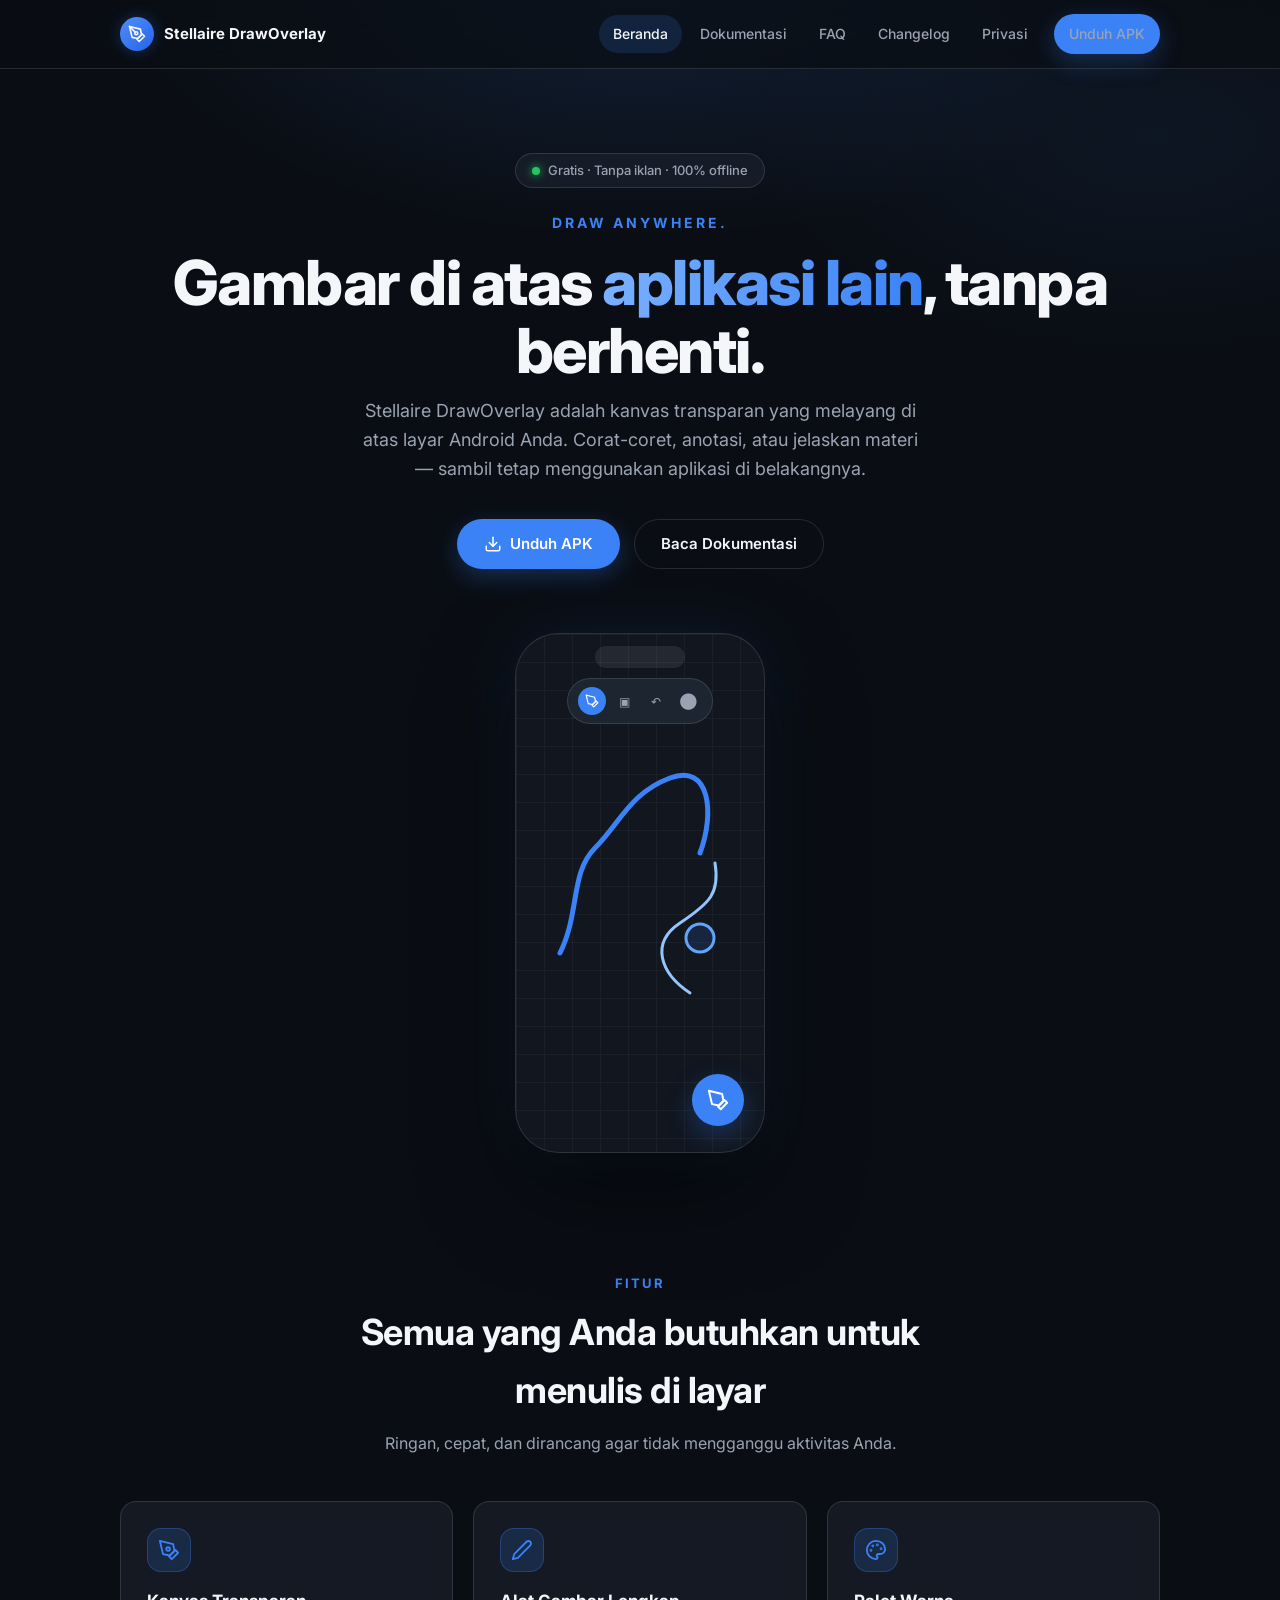
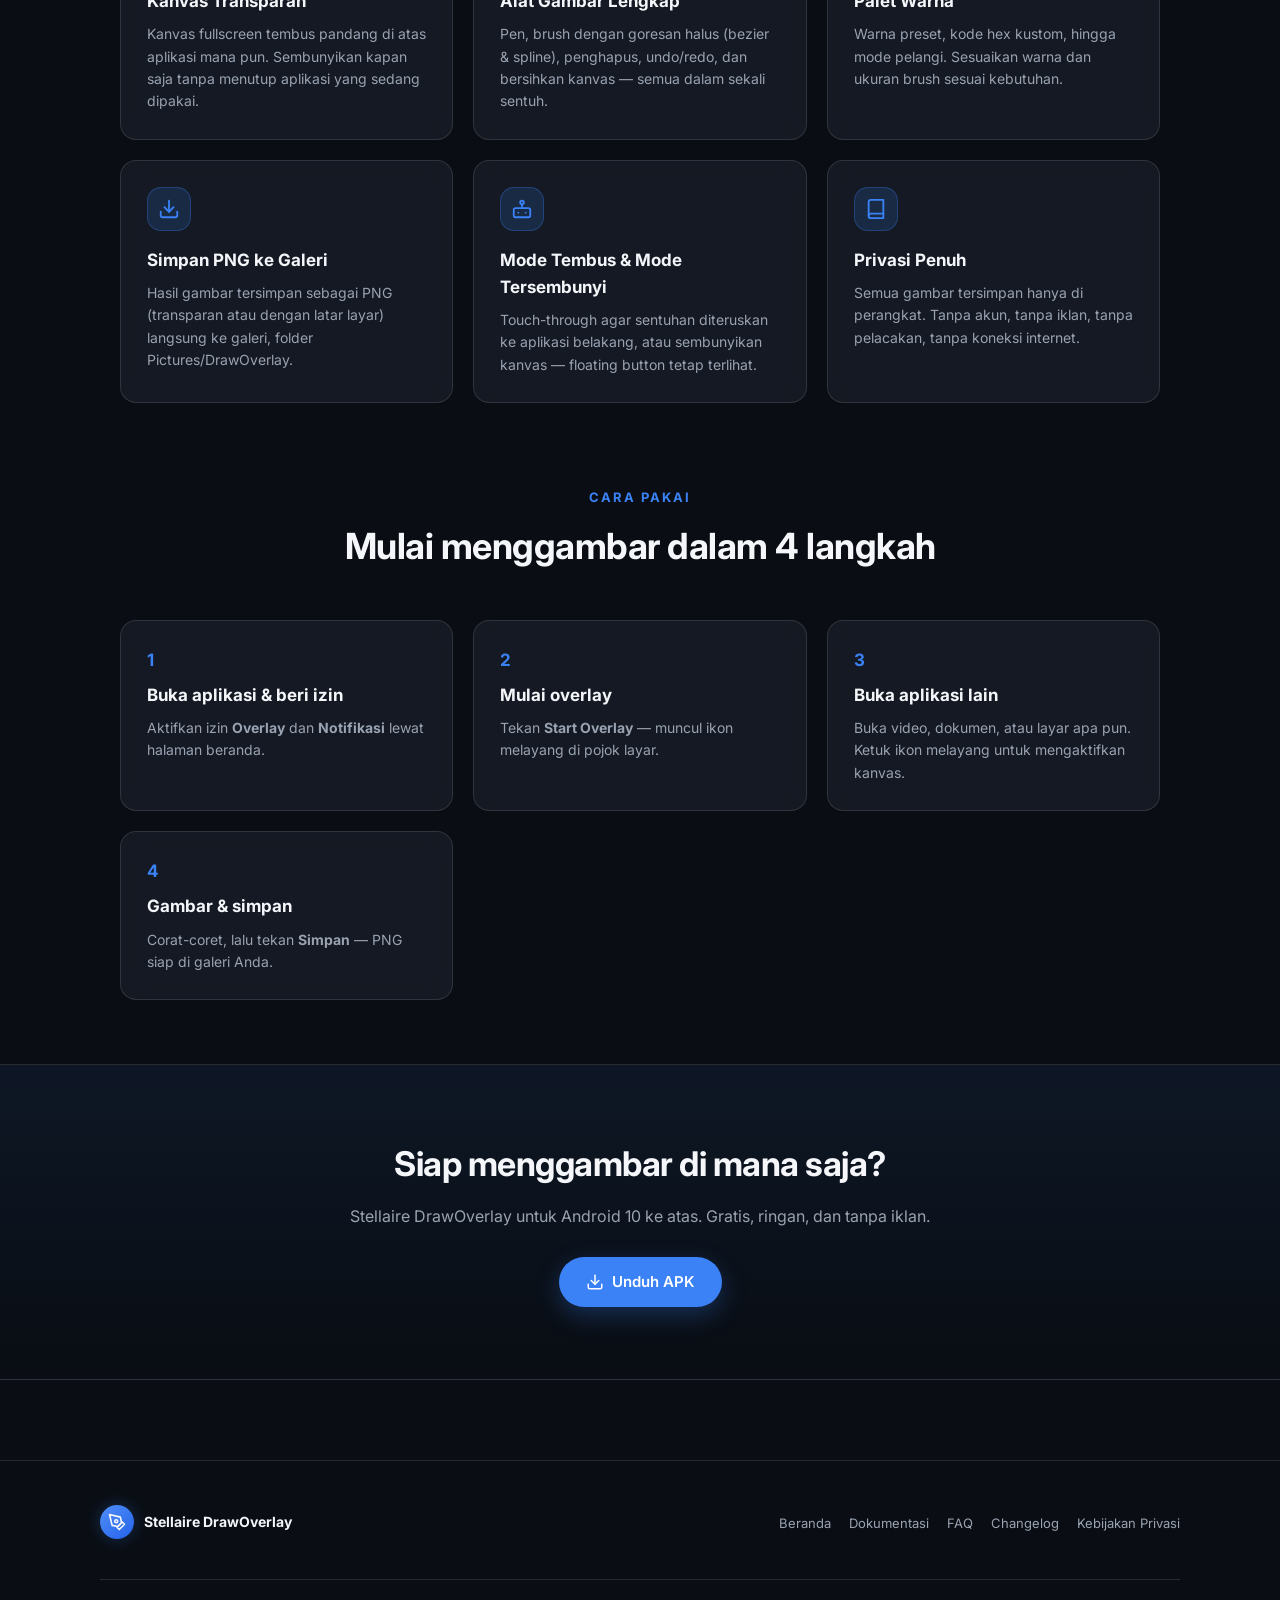
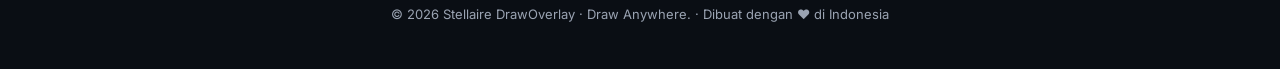
<file: website/index.html>
<!DOCTYPE html>
<html lang="id">
<head>
  <meta charset="UTF-8" />
  <meta name="viewport" content="width=device-width, initial-scale=1.0" />
  <title>Stellaire DrawOverlay — Gambar di atas aplikasi lain</title>
  <meta name="description" content="Stellaire DrawOverlay — aplikasi Android kanvas transparan. Gambar, corat-coret, dan anotasikan apa pun di layar tanpa menghentikan aplikasi lain. Draw Anywhere." />
  <link rel="icon" href="data:image/svg+xml,%3Csvg xmlns='http://www.w3.org/2000/svg' viewBox='0 0 64 64'%3E%3Ccircle cx='32' cy='32' r='30' fill='%233B82F6'/%3E%3Cpath d='M20 42l4-10 14-14 6 6-14 14z' fill='%23fff'/%3E%3Cpath d='M40 20l4 4' stroke='%23fff' stroke-width='3' stroke-linecap='round'/%3E%3C/svg%3E" />
  <link rel="preconnect" href="https://fonts.googleapis.com" />
  <link rel="preconnect" href="https://fonts.gstatic.com" crossorigin />
  <link href="https://fonts.googleapis.com/css2?family=Inter:wght@400;500;600;700;800&display=swap" rel="stylesheet" />
  <link rel="stylesheet" href="css/style.css" />
</head>
<body>

  <!-- ================= Navbar ================= -->
  <header class="nav">
    <div class="nav-inner">
      <a href="index.html" class="brand">
        <span class="brand-logo" aria-hidden="true">
          <svg viewBox="0 0 24 24" fill="none" stroke="currentColor" stroke-width="2.2" stroke-linecap="round" stroke-linejoin="round">
            <path d="M12 19l7-7 3 3-7 7-3-3z" />
            <path d="M18 13l-1.5-7.5L2 2l3.5 14.5L13 18l5-5z" />
            <path d="M2 2l7.586 7.586" />
            <circle cx="11" cy="11" r="2" />
          </svg>
        </span>
        Stellaire DrawOverlay
      </a>

      <button class="nav-toggle" aria-label="Buka menu" aria-expanded="false">
        <svg width="22" height="22" viewBox="0 0 24 24" fill="none" stroke="currentColor" stroke-width="2" stroke-linecap="round">
          <line x1="4" y1="7" x2="20" y2="7" />
          <line x1="4" y1="12" x2="20" y2="12" />
          <line x1="4" y1="17" x2="20" y2="17" />
        </svg>
      </button>

      <nav aria-label="Navigasi utama">
        <ul class="nav-links">
          <li><a href="index.html" class="active">Beranda</a></li>
          <li><a href="docs.html">Dokumentasi</a></li>
          <li><a href="faq.html">FAQ</a></li>
          <li><a href="changelog.html">Changelog</a></li>
          <li><a href="privacy.html">Privasi</a></li>
          <li class="nav-cta">
            <a href="https://github.com/fiqihbadrian/DrawOverlay/releases" class="btn btn-primary btn-sm">Unduh APK</a>
          </li>
        </ul>
      </nav>
    </div>
  </header>

  <main>
    <!-- ================= Hero ================= -->
    <section class="hero">
      <div class="container">
        <span class="hero-badge"><span class="dot"></span> Gratis · Tanpa iklan · 100% offline</span>
        <p class="tagline">Draw Anywhere.</p>
        <h1>Gambar di atas <span class="accent">aplikasi lain</span>, tanpa berhenti.</h1>
        <p class="subtitle">
          Stellaire DrawOverlay adalah kanvas transparan yang melayang di atas layar
          Android Anda. Corat-coret, anotasi, atau jelaskan materi — sambil tetap
          menggunakan aplikasi di belakangnya.
        </p>
        <div class="hero-actions">
          <a href="https://github.com/fiqihbadrian/DrawOverlay/releases" class="btn btn-primary">
            <svg width="18" height="18" viewBox="0 0 24 24" fill="none" stroke="currentColor" stroke-width="2" stroke-linecap="round" stroke-linejoin="round">
              <path d="M21 15v4a2 2 0 0 1-2 2H5a2 2 0 0 1-2-2v-4" />
              <polyline points="7 10 12 15 17 10" />
              <line x1="12" y1="15" x2="12" y2="3" />
            </svg>
            Unduh APK
          </a>
          <a href="docs.html" class="btn btn-ghost">Baca Dokumentasi</a>
        </div>

        <!-- Mockup ponsel -->
        <div class="phone-wrap reveal">
          <div class="phone">
            <div class="phone-notch" aria-hidden="true"></div>
            <div class="phone-screen" aria-hidden="true"></div>
            <div class="phone-toolbar" aria-hidden="true">
              <span class="tb on">
                <svg width="14" height="14" viewBox="0 0 24 24" fill="none" stroke="#fff" stroke-width="2" stroke-linecap="round" stroke-linejoin="round"><path d="M12 19l7-7 3 3-7 7-3-3z"/><path d="M18 13l-1.5-7.5L2 2l3.5 14.5L13 18l5-5z"/></svg>
              </span>
              <span class="tb" style="color:#9aa3b2">▣</span>
              <span class="tb" style="color:#9aa3b2">↶</span>
              <span class="tb" style="color:#9aa3b2">⬤</span>
            </div>
            <div class="phone-doodle" aria-hidden="true">
              <svg viewBox="0 0 200 300" fill="none">
                <path d="M20 220 C 40 180, 30 140, 55 115 S 90 60, 130 45 S 175 80, 160 120" stroke="#3B82F6" stroke-width="5" stroke-linecap="round" />
                <path d="M150 260 C 120 240, 110 210, 140 190 S 180 160, 175 130" stroke="#93C5FD" stroke-width="3" stroke-linecap="round" />
                <circle cx="160" cy="205" r="14" stroke="#60A5FA" stroke-width="3" fill="rgba(59,130,246,0.15)" />
              </svg>
            </div>
            <div class="phone-fab" aria-hidden="true">
              <svg viewBox="0 0 24 24" fill="none" stroke="currentColor" stroke-width="2.2" stroke-linecap="round" stroke-linejoin="round">
                <path d="M12 19l7-7 3 3-7 7-3-3z" />
                <path d="M18 13l-1.5-7.5L2 2l3.5 14.5L13 18l5-5z" />
              </svg>
            </div>
          </div>
        </div>
      </div>
    </section>

    <!-- ================= Fitur ================= -->
    <section class="section" id="fitur">
      <div class="container">
        <div class="section-head reveal">
          <p class="kicker">Fitur</p>
          <h2>Semua yang Anda butuhkan untuk menulis di layar</h2>
          <p>Ringan, cepat, dan dirancang agar tidak mengganggu aktivitas Anda.</p>
        </div>

        <div class="grid">
          <div class="card reveal">
            <div class="card-icon">
              <svg viewBox="0 0 24 24" fill="none" stroke="currentColor" stroke-width="2" stroke-linecap="round" stroke-linejoin="round"><path d="M12 19l7-7 3 3-7 7-3-3z"/><path d="M18 13l-1.5-7.5L2 2l3.5 14.5L13 18l5-5z"/><circle cx="11" cy="11" r="2"/></svg>
            </div>
            <h3>Kanvas Transparan</h3>
            <p>Kanvas fullscreen tembus pandang di atas aplikasi mana pun. Sembunyikan kapan saja tanpa menutup aplikasi yang sedang dipakai.</p>
          </div>

          <div class="card reveal">
            <div class="card-icon">
              <svg viewBox="0 0 24 24" fill="none" stroke="currentColor" stroke-width="2" stroke-linecap="round" stroke-linejoin="round"><path d="M17 3a2.828 2.828 0 1 1 4 4L7.5 20.5 2 22l1.5-5.5L17 3z"/></svg>
            </div>
            <h3>Alat Gambar Lengkap</h3>
            <p>Pen, brush dengan goresan halus (bezier &amp; spline), penghapus, undo/redo, dan bersihkan kanvas — semua dalam sekali sentuh.</p>
          </div>

          <div class="card reveal">
            <div class="card-icon">
              <svg viewBox="0 0 24 24" fill="none" stroke="currentColor" stroke-width="2" stroke-linecap="round" stroke-linejoin="round"><circle cx="13.5" cy="6.5" r=".5"/><circle cx="17.5" cy="10.5" r=".5"/><circle cx="8.5" cy="7.5" r=".5"/><circle cx="6.5" cy="12.5" r=".5"/><path d="M12 2C6.5 2 2 6.5 2 12s4.5 10 10 10c.926 0 1.648-.746 1.648-1.688 0-.437-.18-.835-.437-1.125-.29-.289-.438-.652-.438-1.125a1.64 1.64 0 0 1 1.668-1.668h1.996c3.051 0 5.555-2.503 5.555-5.554C21.965 6.012 17.461 2 12 2z"/></svg>
            </div>
            <h3>Palet Warna</h3>
            <p>Warna preset, kode hex kustom, hingga mode pelangi. Sesuaikan warna dan ukuran brush sesuai kebutuhan.</p>
          </div>

          <div class="card reveal">
            <div class="card-icon">
              <svg viewBox="0 0 24 24" fill="none" stroke="currentColor" stroke-width="2" stroke-linecap="round" stroke-linejoin="round"><path d="M21 15v4a2 2 0 0 1-2 2H5a2 2 0 0 1-2-2v-4"/><polyline points="7 10 12 15 17 10"/><line x1="12" y1="15" x2="12" y2="3"/></svg>
            </div>
            <h3>Simpan PNG ke Galeri</h3>
            <p>Hasil gambar tersimpan sebagai PNG (transparan atau dengan latar layar) langsung ke galeri, folder Pictures/DrawOverlay.</p>
          </div>

          <div class="card reveal">
            <div class="card-icon">
              <svg viewBox="0 0 24 24" fill="none" stroke="currentColor" stroke-width="2" stroke-linecap="round" stroke-linejoin="round"><rect x="3" y="11" width="18" height="10" rx="2"/><circle cx="12" cy="5" r="2"/><path d="M12 7v4"/><line x1="8" y1="16" x2="8" y2="16"/><line x1="16" y1="16" x2="16" y2="16"/></svg>
            </div>
            <h3>Mode Tembus &amp; Mode Tersembunyi</h3>
            <p>Touch-through agar sentuhan diteruskan ke aplikasi belakang, atau sembunyikan kanvas — floating button tetap terlihat.</p>
          </div>

          <div class="card reveal">
            <div class="card-icon">
              <svg viewBox="0 0 24 24" fill="none" stroke="currentColor" stroke-width="2" stroke-linecap="round" stroke-linejoin="round"><path d="M4 19.5A2.5 2.5 0 0 1 6.5 17H20"/><path d="M6.5 2H20v20H6.5A2.5 2.5 0 0 1 4 19.5v-15A2.5 2.5 0 0 1 6.5 2z"/></svg>
            </div>
            <h3>Privasi Penuh</h3>
            <p>Semua gambar tersimpan hanya di perangkat. Tanpa akun, tanpa iklan, tanpa pelacakan, tanpa koneksi internet.</p>
          </div>
        </div>
      </div>
    </section>

    <!-- ================= Cara pakai ================= -->
    <section class="section" style="padding-top: 20px;">
      <div class="container">
        <div class="section-head reveal">
          <p class="kicker">Cara Pakai</p>
          <h2>Mulai menggambar dalam 4 langkah</h2>
        </div>
        <div class="grid">
          <div class="card reveal">
            <h3 style="color: var(--primary);">1</h3>
            <h3>Buka aplikasi &amp; beri izin</h3>
            <p>Aktifkan izin <strong>Overlay</strong> dan <strong>Notifikasi</strong> lewat halaman beranda.</p>
          </div>
          <div class="card reveal">
            <h3 style="color: var(--primary);">2</h3>
            <h3>Mulai overlay</h3>
            <p>Tekan <strong>Start Overlay</strong> — muncul ikon melayang di pojok layar.</p>
          </div>
          <div class="card reveal">
            <h3 style="color: var(--primary);">3</h3>
            <h3>Buka aplikasi lain</h3>
            <p>Buka video, dokumen, atau layar apa pun. Ketuk ikon melayang untuk mengaktifkan kanvas.</p>
          </div>
          <div class="card reveal">
            <h3 style="color: var(--primary);">4</h3>
            <h3>Gambar &amp; simpan</h3>
            <p>Corat-coret, lalu tekan <strong>Simpan</strong> — PNG siap di galeri Anda.</p>
          </div>
        </div>
      </div>
    </section>

    <!-- ================= CTA ================= -->
    <section class="cta-band">
      <div class="container reveal">
        <h2>Siap menggambar di mana saja?</h2>
        <p>Stellaire DrawOverlay untuk Android 10 ke atas. Gratis, ringan, dan tanpa iklan.</p>
        <a href="https://github.com/fiqihbadrian/DrawOverlay/releases" class="btn btn-primary">
          <svg width="18" height="18" viewBox="0 0 24 24" fill="none" stroke="currentColor" stroke-width="2" stroke-linecap="round" stroke-linejoin="round">
            <path d="M21 15v4a2 2 0 0 1-2 2H5a2 2 0 0 1-2-2v-4" />
            <polyline points="7 10 12 15 17 10" />
            <line x1="12" y1="15" x2="12" y2="3" />
          </svg>
          Unduh APK
        </a>
      </div>
    </section>
  </main>

  <!-- ================= Footer ================= -->
  <footer class="footer">
    <div class="footer-inner">
      <a href="index.html" class="brand">
        <span class="brand-logo" aria-hidden="true">
          <svg viewBox="0 0 24 24" fill="none" stroke="currentColor" stroke-width="2.2" stroke-linecap="round" stroke-linejoin="round">
            <path d="M12 19l7-7 3 3-7 7-3-3z" />
            <path d="M18 13l-1.5-7.5L2 2l3.5 14.5L13 18l5-5z" />
            <circle cx="11" cy="11" r="2" />
          </svg>
        </span>
        Stellaire DrawOverlay
      </a>
      <ul class="footer-links">
        <li><a href="index.html">Beranda</a></li>
        <li><a href="docs.html">Dokumentasi</a></li>
        <li><a href="faq.html">FAQ</a></li>
        <li><a href="changelog.html">Changelog</a></li>
        <li><a href="privacy.html">Kebijakan Privasi</a></li>
      </ul>
      <p class="footer-copy">© <span class="js-year">2026</span> Stellaire DrawOverlay · Draw Anywhere. · Dibuat dengan ❤️ di Indonesia</p>
    </div>
  </footer>

  <script src="js/main.js"></script>
</body>
</html>
</file>
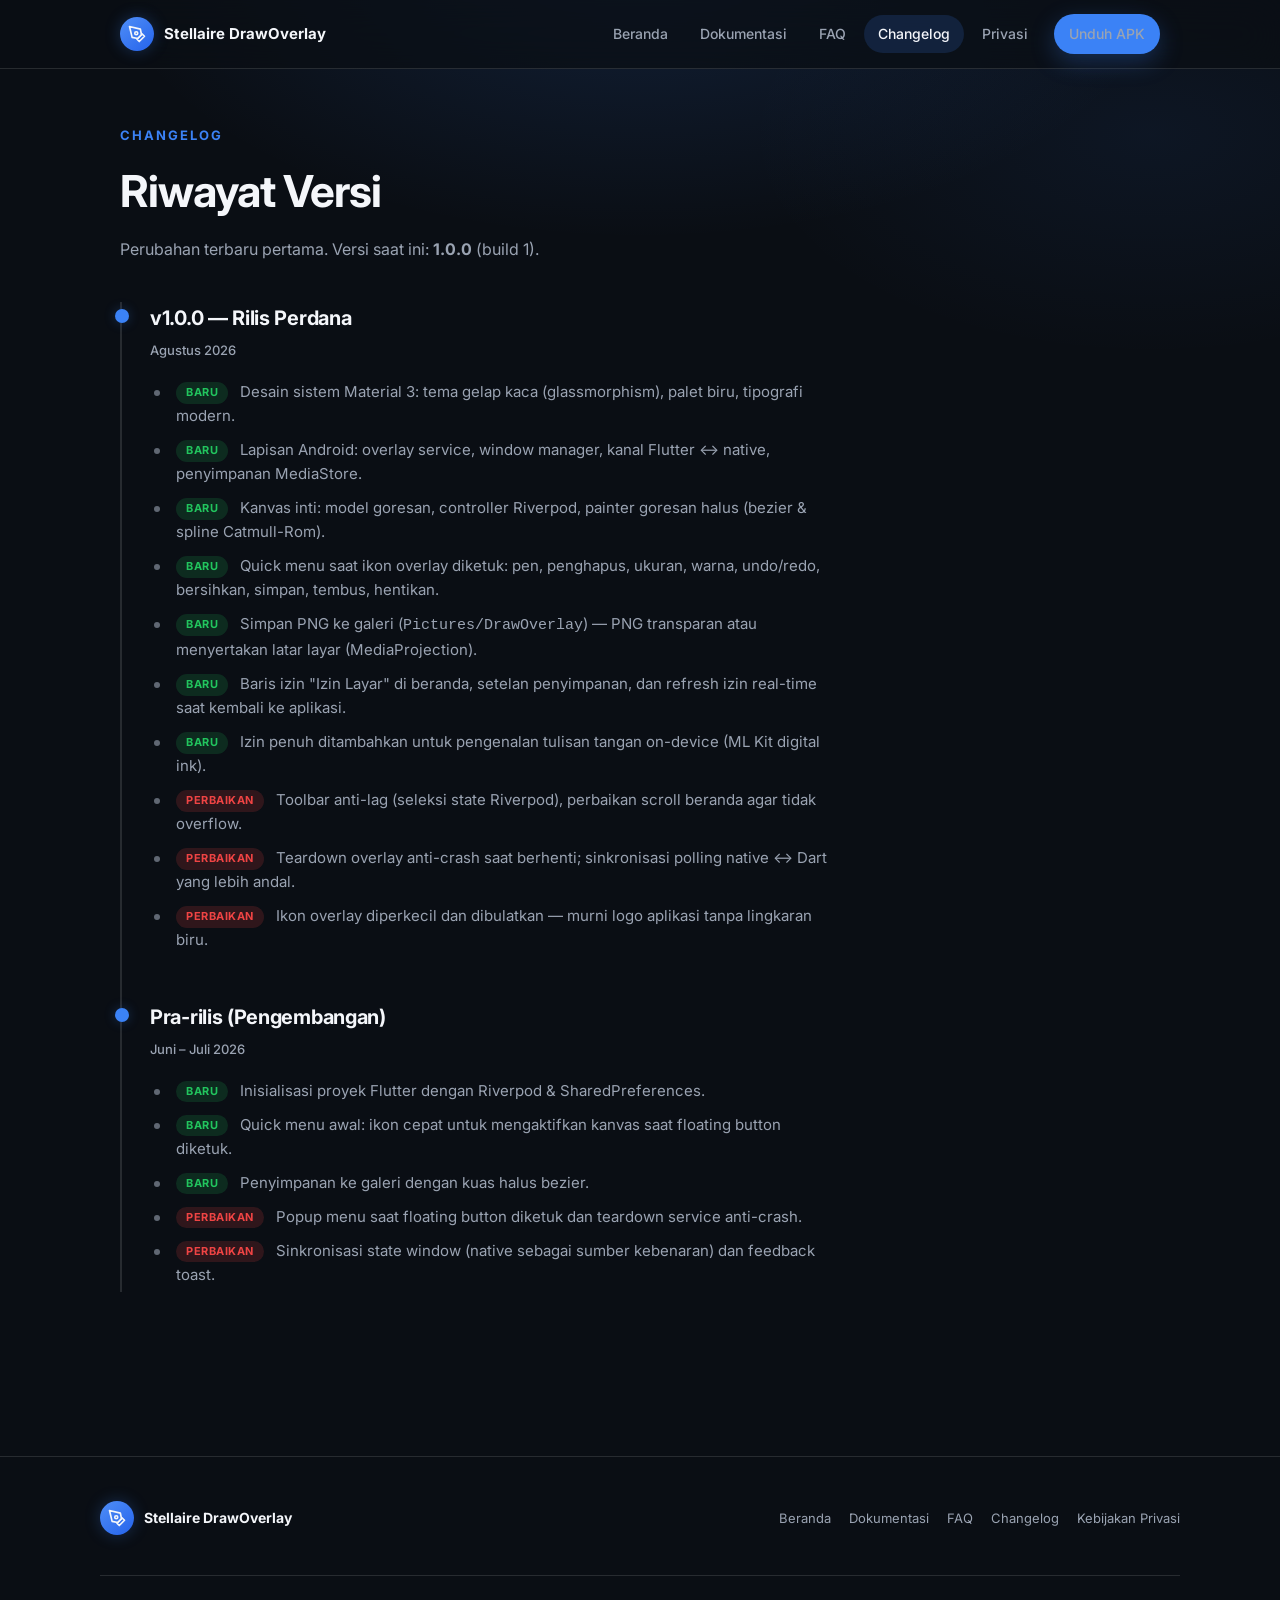
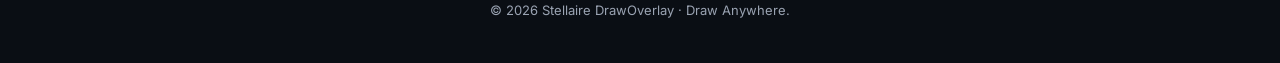
<file: website/changelog.html>
<!DOCTYPE html>
<html lang="id">
<head>
  <meta charset="UTF-8" />
  <meta name="viewport" content="width=device-width, initial-scale=1.0" />
  <title>Changelog — Stellaire DrawOverlay</title>
  <meta name="description" content="Riwayat perubahan dan rilis Stellaire DrawOverlay." />
  <link rel="icon" href="data:image/svg+xml,%3Csvg xmlns='http://www.w3.org/2000/svg' viewBox='0 0 64 64'%3E%3Ccircle cx='32' cy='32' r='30' fill='%233B82F6'/%3E%3Cpath d='M20 42l4-10 14-14 6 6-14 14z' fill='%23fff'/%3E%3Cpath d='M40 20l4 4' stroke='%23fff' stroke-width='3' stroke-linecap='round'/%3E%3C/svg%3E" />
  <link rel="preconnect" href="https://fonts.googleapis.com" />
  <link rel="preconnect" href="https://fonts.gstatic.com" crossorigin />
  <link href="https://fonts.googleapis.com/css2?family=Inter:wght@400;500;600;700;800&display=swap" rel="stylesheet" />
  <link rel="stylesheet" href="css/style.css" />
</head>
<body>

  <!-- ================= Navbar ================= -->
  <header class="nav">
    <div class="nav-inner">
      <a href="index.html" class="brand">
        <span class="brand-logo" aria-hidden="true">
          <svg viewBox="0 0 24 24" fill="none" stroke="currentColor" stroke-width="2.2" stroke-linecap="round" stroke-linejoin="round">
            <path d="M12 19l7-7 3 3-7 7-3-3z" />
            <path d="M18 13l-1.5-7.5L2 2l3.5 14.5L13 18l5-5z" />
            <circle cx="11" cy="11" r="2" />
          </svg>
        </span>
        Stellaire DrawOverlay
      </a>

      <button class="nav-toggle" aria-label="Buka menu" aria-expanded="false">
        <svg width="22" height="22" viewBox="0 0 24 24" fill="none" stroke="currentColor" stroke-width="2" stroke-linecap="round">
          <line x1="4" y1="7" x2="20" y2="7" />
          <line x1="4" y1="12" x2="20" y2="12" />
          <line x1="4" y1="17" x2="20" y2="17" />
        </svg>
      </button>

      <nav aria-label="Navigasi utama">
        <ul class="nav-links">
          <li><a href="index.html">Beranda</a></li>
          <li><a href="docs.html">Dokumentasi</a></li>
          <li><a href="faq.html">FAQ</a></li>
          <li><a href="changelog.html" class="active">Changelog</a></li>
          <li><a href="privacy.html">Privasi</a></li>
          <li class="nav-cta">
            <a href="https://github.com/fiqihbadrian/DrawOverlay/releases" class="btn btn-primary btn-sm">Unduh APK</a>
          </li>
        </ul>
      </nav>
    </div>
  </header>

  <main class="page">
    <div class="container">
      <div class="page-head">
        <p class="kicker">Changelog</p>
        <h1>Riwayat Versi</h1>
        <p>Perubahan terbaru pertama. Versi saat ini: <strong>1.0.0</strong> (build 1).</p>
      </div>

      <div class="timeline">
        <div class="version">
          <h2>v1.0.0 — Rilis Perdana</h2>
          <p class="date">Agustus 2026</p>
          <ul>
            <li><span class="tag tag-new">Baru</span> Desain sistem Material 3: tema gelap kaca (glassmorphism), palet biru, tipografi modern.</li>
            <li><span class="tag tag-new">Baru</span> Lapisan Android: overlay service, window manager, kanal Flutter ↔ native, penyimpanan MediaStore.</li>
            <li><span class="tag tag-new">Baru</span> Kanvas inti: model goresan, controller Riverpod, painter goresan halus (bezier &amp; spline Catmull-Rom).</li>
            <li><span class="tag tag-new">Baru</span> Quick menu saat ikon overlay diketuk: pen, penghapus, ukuran, warna, undo/redo, bersihkan, simpan, tembus, hentikan.</li>
            <li><span class="tag tag-new">Baru</span> Simpan PNG ke galeri (<code>Pictures/DrawOverlay</code>) — PNG transparan atau menyertakan latar layar (MediaProjection).</li>
            <li><span class="tag tag-new">Baru</span> Baris izin "Izin Layar" di beranda, setelan penyimpanan, dan refresh izin real-time saat kembali ke aplikasi.</li>
            <li><span class="tag tag-new">Baru</span> Izin penuh ditambahkan untuk pengenalan tulisan tangan on-device (ML Kit digital ink).</li>
            <li><span class="tag tag-fix">Perbaikan</span> Toolbar anti-lag (seleksi state Riverpod), perbaikan scroll beranda agar tidak overflow.</li>
            <li><span class="tag tag-fix">Perbaikan</span> Teardown overlay anti-crash saat berhenti; sinkronisasi polling native ↔ Dart yang lebih andal.</li>
            <li><span class="tag tag-fix">Perbaikan</span> Ikon overlay diperkecil dan dibulatkan — murni logo aplikasi tanpa lingkaran biru.</li>
          </ul>
        </div>

        <div class="version">
          <h2>Pra-rilis (Pengembangan)</h2>
          <p class="date">Juni – Juli 2026</p>
          <ul>
            <li><span class="tag tag-new">Baru</span> Inisialisasi proyek Flutter dengan Riverpod &amp; SharedPreferences.</li>
            <li><span class="tag tag-new">Baru</span> Quick menu awal: ikon cepat untuk mengaktifkan kanvas saat floating button diketuk.</li>
            <li><span class="tag tag-new">Baru</span> Penyimpanan ke galeri dengan kuas halus bezier.</li>
            <li><span class="tag tag-fix">Perbaikan</span> Popup menu saat floating button diketuk dan teardown service anti-crash.</li>
            <li><span class="tag tag-fix">Perbaikan</span> Sinkronisasi state window (native sebagai sumber kebenaran) dan feedback toast.</li>
          </ul>
        </div>
      </div>
    </div>
  </main>

  <!-- ================= Footer ================= -->
  <footer class="footer">
    <div class="footer-inner">
      <a href="index.html" class="brand">
        <span class="brand-logo" aria-hidden="true">
          <svg viewBox="0 0 24 24" fill="none" stroke="currentColor" stroke-width="2.2" stroke-linecap="round" stroke-linejoin="round">
            <path d="M12 19l7-7 3 3-7 7-3-3z" />
            <path d="M18 13l-1.5-7.5L2 2l3.5 14.5L13 18l5-5z" />
            <circle cx="11" cy="11" r="2" />
          </svg>
        </span>
        Stellaire DrawOverlay
      </a>
      <ul class="footer-links">
        <li><a href="index.html">Beranda</a></li>
        <li><a href="docs.html">Dokumentasi</a></li>
        <li><a href="faq.html">FAQ</a></li>
        <li><a href="changelog.html">Changelog</a></li>
        <li><a href="privacy.html">Kebijakan Privasi</a></li>
      </ul>
      <p class="footer-copy">© <span class="js-year">2026</span> Stellaire DrawOverlay · Draw Anywhere.</p>
    </div>
  </footer>

  <script src="js/main.js"></script>
</body>
</html>
</file>
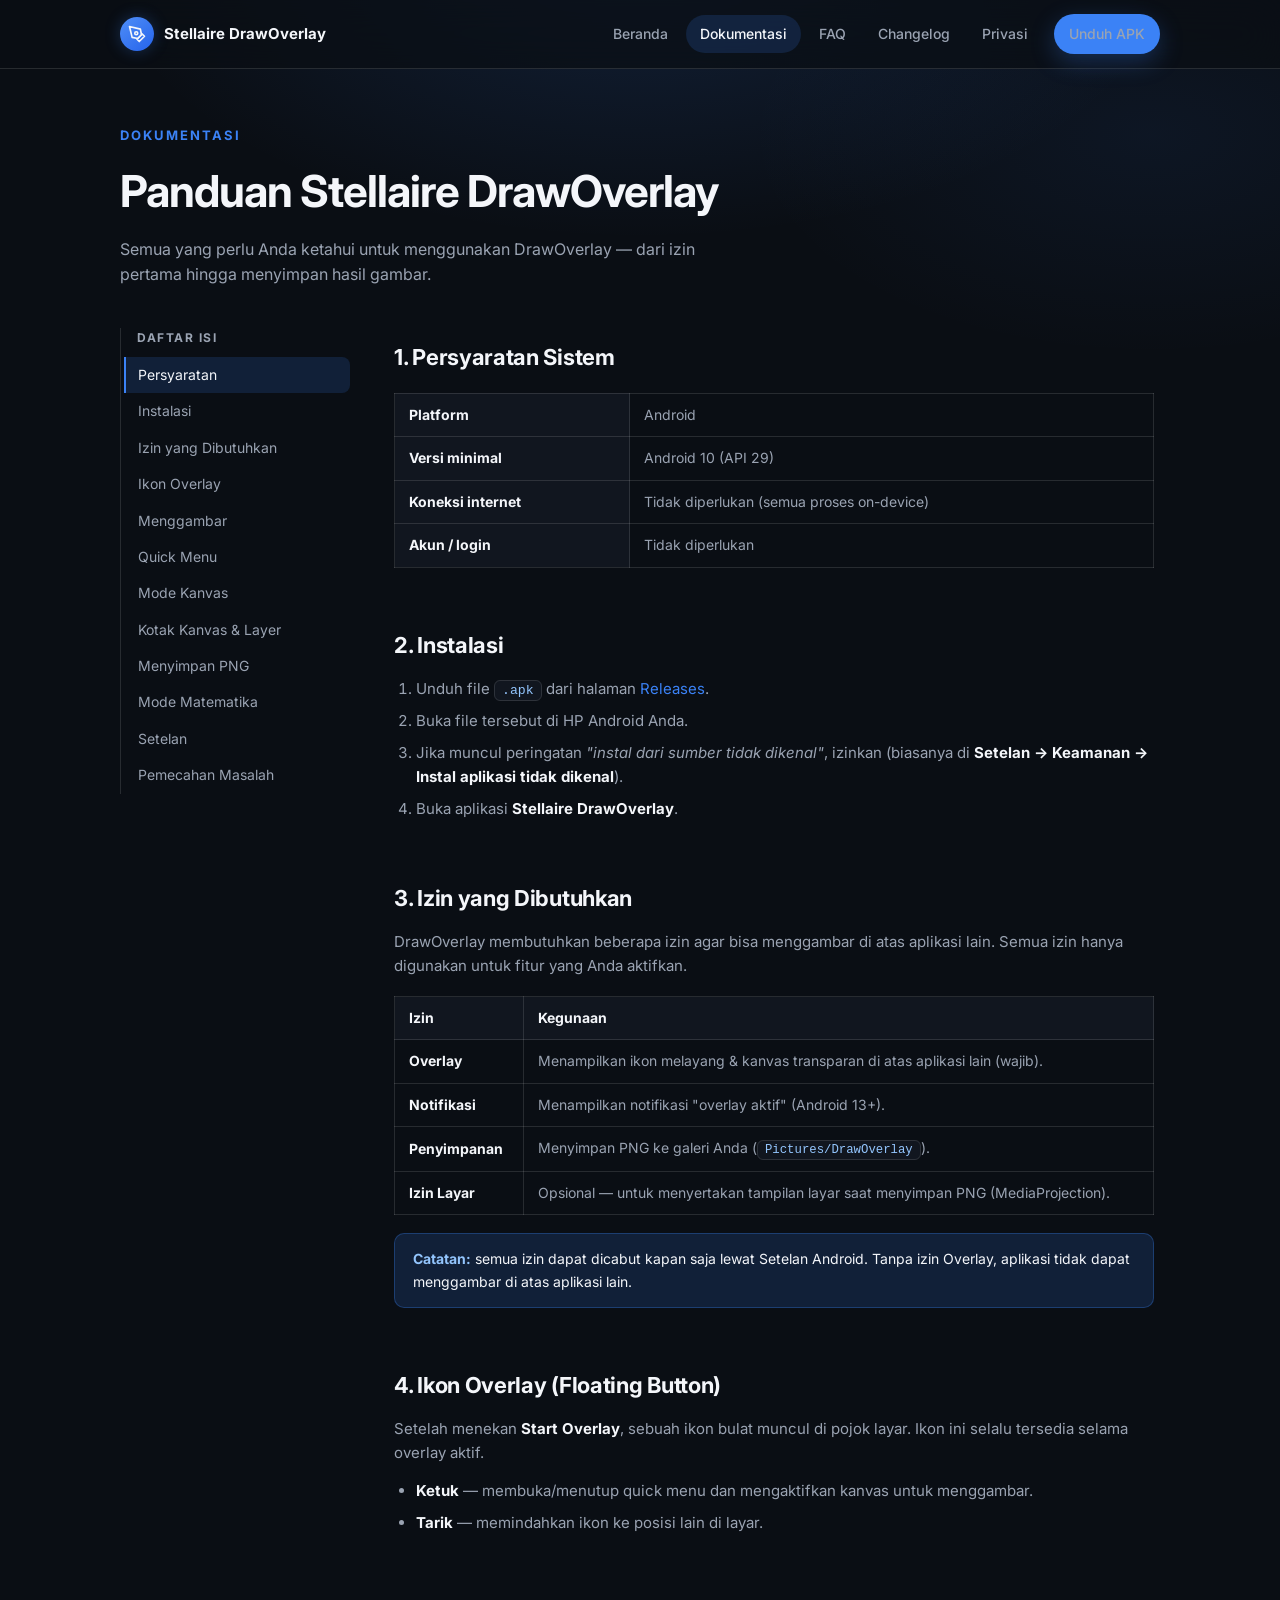
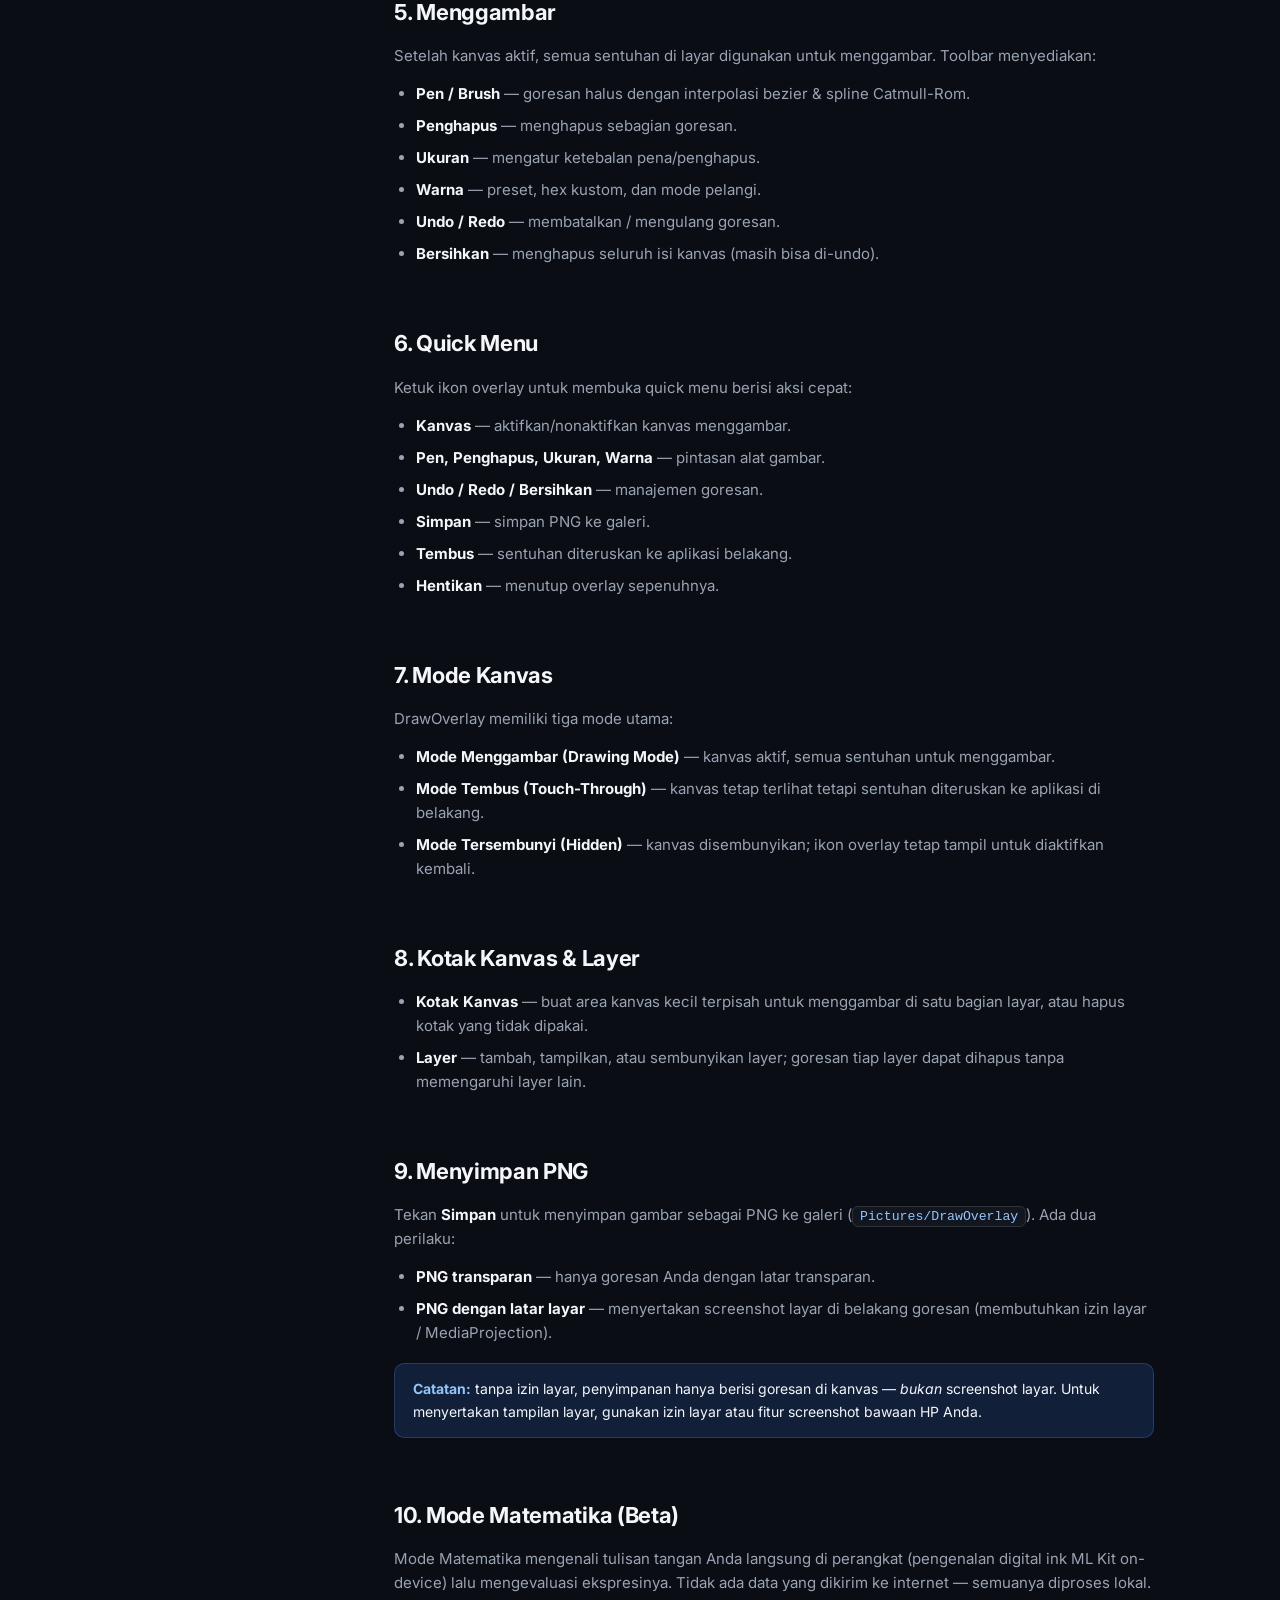
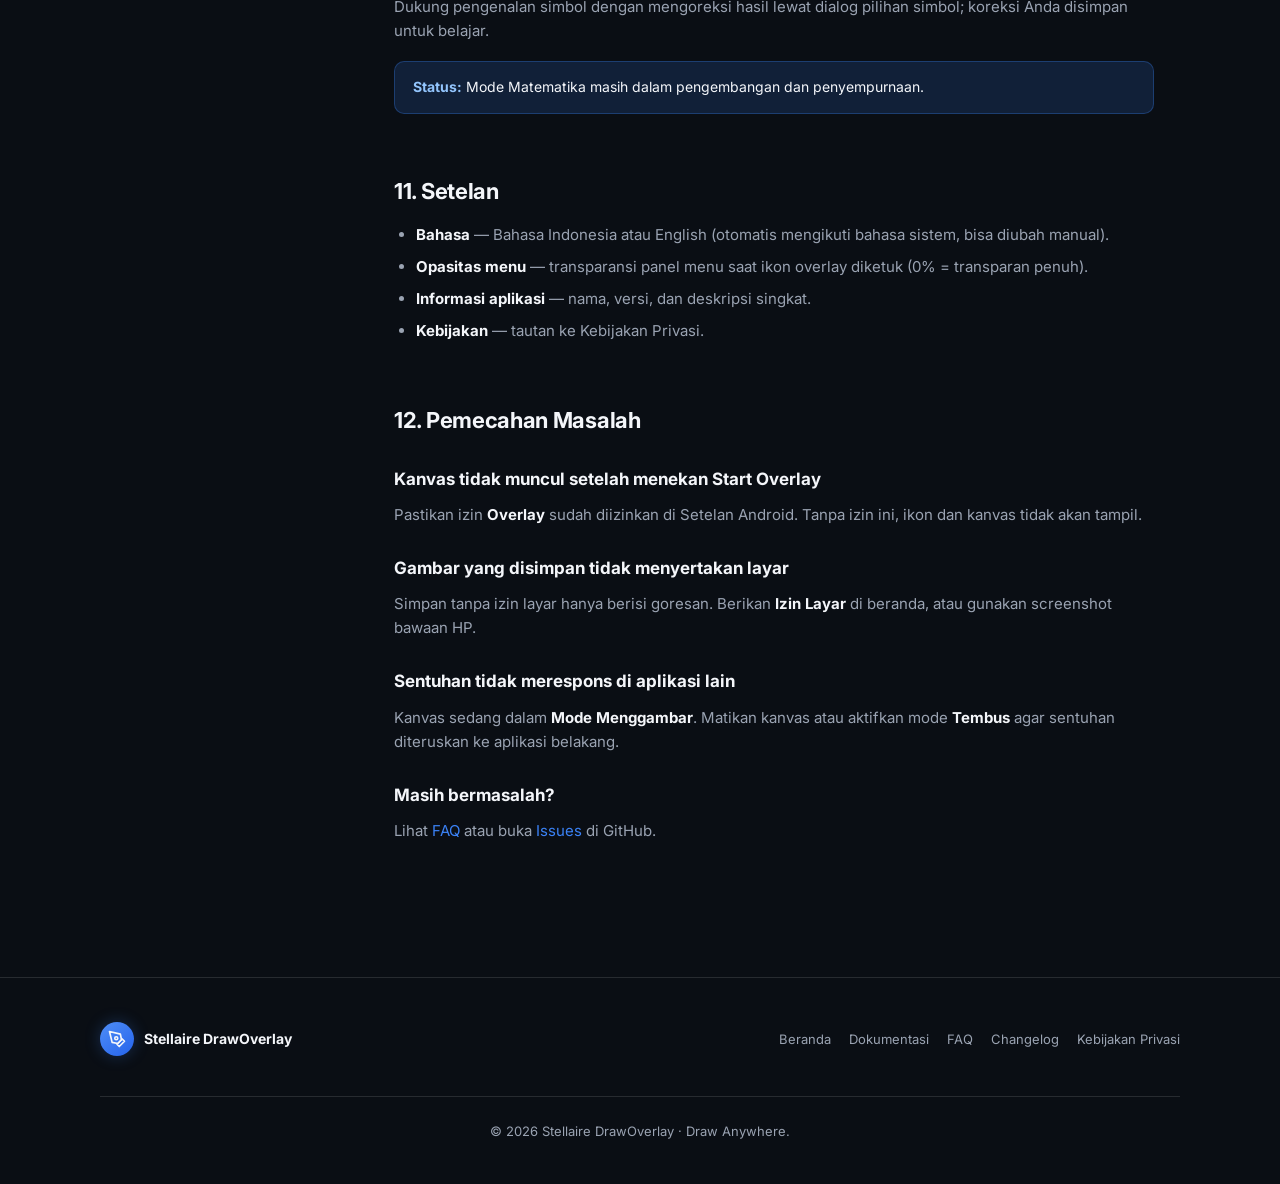
<file: website/docs.html>
<!DOCTYPE html>
<html lang="id">
<head>
  <meta charset="UTF-8" />
  <meta name="viewport" content="width=device-width, initial-scale=1.0" />
  <title>Dokumentasi — Stellaire DrawOverlay</title>
  <meta name="description" content="Dokumentasi resmi Stellaire DrawOverlay: cara mulai, izin, menggambar, mode kanvas, menyimpan PNG, mode matematika, dan pemecahan masalah." />
  <link rel="icon" href="data:image/svg+xml,%3Csvg xmlns='http://www.w3.org/2000/svg' viewBox='0 0 64 64'%3E%3Ccircle cx='32' cy='32' r='30' fill='%233B82F6'/%3E%3Cpath d='M20 42l4-10 14-14 6 6-14 14z' fill='%23fff'/%3E%3Cpath d='M40 20l4 4' stroke='%23fff' stroke-width='3' stroke-linecap='round'/%3E%3C/svg%3E" />
  <link rel="preconnect" href="https://fonts.googleapis.com" />
  <link rel="preconnect" href="https://fonts.gstatic.com" crossorigin />
  <link href="https://fonts.googleapis.com/css2?family=Inter:wght@400;500;600;700;800&display=swap" rel="stylesheet" />
  <link rel="stylesheet" href="css/style.css" />
</head>
<body>

  <!-- ================= Navbar ================= -->
  <header class="nav">
    <div class="nav-inner">
      <a href="index.html" class="brand">
        <span class="brand-logo" aria-hidden="true">
          <svg viewBox="0 0 24 24" fill="none" stroke="currentColor" stroke-width="2.2" stroke-linecap="round" stroke-linejoin="round">
            <path d="M12 19l7-7 3 3-7 7-3-3z" />
            <path d="M18 13l-1.5-7.5L2 2l3.5 14.5L13 18l5-5z" />
            <circle cx="11" cy="11" r="2" />
          </svg>
        </span>
        Stellaire DrawOverlay
      </a>

      <button class="nav-toggle" aria-label="Buka menu" aria-expanded="false">
        <svg width="22" height="22" viewBox="0 0 24 24" fill="none" stroke="currentColor" stroke-width="2" stroke-linecap="round">
          <line x1="4" y1="7" x2="20" y2="7" />
          <line x1="4" y1="12" x2="20" y2="12" />
          <line x1="4" y1="17" x2="20" y2="17" />
        </svg>
      </button>

      <nav aria-label="Navigasi utama">
        <ul class="nav-links">
          <li><a href="index.html">Beranda</a></li>
          <li><a href="docs.html" class="active">Dokumentasi</a></li>
          <li><a href="faq.html">FAQ</a></li>
          <li><a href="changelog.html">Changelog</a></li>
          <li><a href="privacy.html">Privasi</a></li>
          <li class="nav-cta">
            <a href="https://github.com/fiqihbadrian/DrawOverlay/releases" class="btn btn-primary btn-sm">Unduh APK</a>
          </li>
        </ul>
      </nav>
    </div>
  </header>

  <main class="page">
    <div class="container">
      <div class="page-head">
        <p class="kicker">Dokumentasi</p>
        <h1>Panduan Stellaire DrawOverlay</h1>
        <p>Semua yang perlu Anda ketahui untuk menggunakan DrawOverlay — dari izin pertama hingga menyimpan hasil gambar.</p>
      </div>

      <div class="docs-layout">
        <!-- TOC -->
        <nav class="toc" aria-label="Daftar isi">
          <p class="toc-label">Daftar Isi</p>
          <a href="#persyaratan">Persyaratan</a>
          <a href="#instalasi">Instalasi</a>
          <a href="#izin">Izin yang Dibutuhkan</a>
          <a href="#ikon-overlay">Ikon Overlay</a>
          <a href="#menggambar">Menggambar</a>
          <a href="#quick-menu">Quick Menu</a>
          <a href="#mode-kanvas">Mode Kanvas</a>
          <a href="#kotak-layer">Kotak Kanvas &amp; Layer</a>
          <a href="#menyimpan">Menyimpan PNG</a>
          <a href="#mode-matematika">Mode Matematika</a>
          <a href="#setelan">Setelan</a>
          <a href="#pemecahan">Pemecahan Masalah</a>
        </nav>

        <!-- Konten -->
        <article class="prose">
          <h2 id="persyaratan">1. Persyaratan Sistem</h2>
          <table>
            <tr><th>Platform</th><td>Android</td></tr>
            <tr><th>Versi minimal</th><td>Android 10 (API 29)</td></tr>
            <tr><th>Koneksi internet</th><td>Tidak diperlukan (semua proses on-device)</td></tr>
            <tr><th>Akun / login</th><td>Tidak diperlukan</td></tr>
          </table>

          <h2 id="instalasi">2. Instalasi</h2>
          <ol>
            <li>Unduh file <code>.apk</code> dari halaman <a href="https://github.com/fiqihbadrian/DrawOverlay/releases">Releases</a>.</li>
            <li>Buka file tersebut di HP Android Anda.</li>
            <li>Jika muncul peringatan <em>"instal dari sumber tidak dikenal"</em>, izinkan (biasanya di <strong>Setelan → Keamanan → Instal aplikasi tidak dikenal</strong>).</li>
            <li>Buka aplikasi <strong>Stellaire DrawOverlay</strong>.</li>
          </ol>

          <h2 id="izin">3. Izin yang Dibutuhkan</h2>
          <p>DrawOverlay membutuhkan beberapa izin agar bisa menggambar di atas aplikasi lain. Semua izin hanya digunakan untuk fitur yang Anda aktifkan.</p>
          <table>
            <tr><th>Izin</th><th>Kegunaan</th></tr>
            <tr><td><strong>Overlay</strong></td><td>Menampilkan ikon melayang &amp; kanvas transparan di atas aplikasi lain (wajib).</td></tr>
            <tr><td><strong>Notifikasi</strong></td><td>Menampilkan notifikasi "overlay aktif" (Android 13+).</td></tr>
            <tr><td><strong>Penyimpanan</strong></td><td>Menyimpan PNG ke galeri Anda (<code>Pictures/DrawOverlay</code>).</td></tr>
            <tr><td><strong>Izin Layar</strong></td><td>Opsional — untuk menyertakan tampilan layar saat menyimpan PNG (MediaProjection).</td></tr>
          </table>
          <div class="note">
            <strong>Catatan:</strong> semua izin dapat dicabut kapan saja lewat Setelan Android. Tanpa izin Overlay, aplikasi tidak dapat menggambar di atas aplikasi lain.
          </div>

          <h2 id="ikon-overlay">4. Ikon Overlay (Floating Button)</h2>
          <p>Setelah menekan <strong>Start Overlay</strong>, sebuah ikon bulat muncul di pojok layar. Ikon ini selalu tersedia selama overlay aktif.</p>
          <ul>
            <li><strong>Ketuk</strong> — membuka/menutup quick menu dan mengaktifkan kanvas untuk menggambar.</li>
            <li><strong>Tarik</strong> — memindahkan ikon ke posisi lain di layar.</li>
          </ul>

          <h2 id="menggambar">5. Menggambar</h2>
          <p>Setelah kanvas aktif, semua sentuhan di layar digunakan untuk menggambar. Toolbar menyediakan:</p>
          <ul>
            <li><strong>Pen / Brush</strong> — goresan halus dengan interpolasi bezier &amp; spline Catmull-Rom.</li>
            <li><strong>Penghapus</strong> — menghapus sebagian goresan.</li>
            <li><strong>Ukuran</strong> — mengatur ketebalan pena/penghapus.</li>
            <li><strong>Warna</strong> — preset, hex kustom, dan mode pelangi.</li>
            <li><strong>Undo / Redo</strong> — membatalkan / mengulang goresan.</li>
            <li><strong>Bersihkan</strong> — menghapus seluruh isi kanvas (masih bisa di-undo).</li>
          </ul>

          <h2 id="quick-menu">6. Quick Menu</h2>
          <p>Ketuk ikon overlay untuk membuka quick menu berisi aksi cepat:</p>
          <ul>
            <li><strong>Kanvas</strong> — aktifkan/nonaktifkan kanvas menggambar.</li>
            <li><strong>Pen, Penghapus, Ukuran, Warna</strong> — pintasan alat gambar.</li>
            <li><strong>Undo / Redo / Bersihkan</strong> — manajemen goresan.</li>
            <li><strong>Simpan</strong> — simpan PNG ke galeri.</li>
            <li><strong>Tembus</strong> — sentuhan diteruskan ke aplikasi belakang.</li>
            <li><strong>Hentikan</strong> — menutup overlay sepenuhnya.</li>
          </ul>

          <h2 id="mode-kanvas">7. Mode Kanvas</h2>
          <p>DrawOverlay memiliki tiga mode utama:</p>
          <ul>
            <li><strong>Mode Menggambar (Drawing Mode)</strong> — kanvas aktif, semua sentuhan untuk menggambar.</li>
            <li><strong>Mode Tembus (Touch-Through)</strong> — kanvas tetap terlihat tetapi sentuhan diteruskan ke aplikasi di belakang.</li>
            <li><strong>Mode Tersembunyi (Hidden)</strong> — kanvas disembunyikan; ikon overlay tetap tampil untuk diaktifkan kembali.</li>
          </ul>

          <h2 id="kotak-layer">8. Kotak Kanvas &amp; Layer</h2>
          <ul>
            <li><strong>Kotak Kanvas</strong> — buat area kanvas kecil terpisah untuk menggambar di satu bagian layar, atau hapus kotak yang tidak dipakai.</li>
            <li><strong>Layer</strong> — tambah, tampilkan, atau sembunyikan layer; goresan tiap layer dapat dihapus tanpa memengaruhi layer lain.</li>
          </ul>

          <h2 id="menyimpan">9. Menyimpan PNG</h2>
          <p>Tekan <strong>Simpan</strong> untuk menyimpan gambar sebagai PNG ke galeri (<code>Pictures/DrawOverlay</code>). Ada dua perilaku:</p>
          <ul>
            <li><strong>PNG transparan</strong> — hanya goresan Anda dengan latar transparan.</li>
            <li><strong>PNG dengan latar layar</strong> — menyertakan screenshot layar di belakang goresan (membutuhkan izin layar / MediaProjection).</li>
          </ul>
          <div class="note">
            <strong>Catatan:</strong> tanpa izin layar, penyimpanan hanya berisi goresan di kanvas — <em>bukan</em> screenshot layar. Untuk menyertakan tampilan layar, gunakan izin layar atau fitur screenshot bawaan HP Anda.
          </div>

          <h2 id="mode-matematika">10. Mode Matematika (Beta)</h2>
          <p>Mode Matematika mengenali tulisan tangan Anda langsung di perangkat (pengenalan digital ink ML Kit on-device) lalu mengevaluasi ekspresinya. Tidak ada data yang dikirim ke internet — semuanya diproses lokal. Dukung pengenalan simbol dengan mengoreksi hasil lewat dialog pilihan simbol; koreksi Anda disimpan untuk belajar.</p>
          <div class="note"><strong>Status:</strong> Mode Matematika masih dalam pengembangan dan penyempurnaan.</div>

          <h2 id="setelan">11. Setelan</h2>
          <ul>
            <li><strong>Bahasa</strong> — Bahasa Indonesia atau English (otomatis mengikuti bahasa sistem, bisa diubah manual).</li>
            <li><strong>Opasitas menu</strong> — transparansi panel menu saat ikon overlay diketuk (0% = transparan penuh).</li>
            <li><strong>Informasi aplikasi</strong> — nama, versi, dan deskripsi singkat.</li>
            <li><strong>Kebijakan</strong> — tautan ke Kebijakan Privasi.</li>
          </ul>

          <h2 id="pemecahan">12. Pemecahan Masalah</h2>
          <h3>Kanvas tidak muncul setelah menekan Start Overlay</h3>
          <p>Pastikan izin <strong>Overlay</strong> sudah diizinkan di Setelan Android. Tanpa izin ini, ikon dan kanvas tidak akan tampil.</p>
          <h3>Gambar yang disimpan tidak menyertakan layar</h3>
          <p>Simpan tanpa izin layar hanya berisi goresan. Berikan <strong>Izin Layar</strong> di beranda, atau gunakan screenshot bawaan HP.</p>
          <h3>Sentuhan tidak merespons di aplikasi lain</h3>
          <p>Kanvas sedang dalam <strong>Mode Menggambar</strong>. Matikan kanvas atau aktifkan mode <strong>Tembus</strong> agar sentuhan diteruskan ke aplikasi belakang.</p>
          <h3>Masih bermasalah?</h3>
          <p>Lihat <a href="faq.html">FAQ</a> atau buka <a href="https://github.com/fiqihbadrian/DrawOverlay/issues">Issues</a> di GitHub.</p>
        </article>
      </div>
    </div>
  </main>

  <!-- ================= Footer ================= -->
  <footer class="footer">
    <div class="footer-inner">
      <a href="index.html" class="brand">
        <span class="brand-logo" aria-hidden="true">
          <svg viewBox="0 0 24 24" fill="none" stroke="currentColor" stroke-width="2.2" stroke-linecap="round" stroke-linejoin="round">
            <path d="M12 19l7-7 3 3-7 7-3-3z" />
            <path d="M18 13l-1.5-7.5L2 2l3.5 14.5L13 18l5-5z" />
            <circle cx="11" cy="11" r="2" />
          </svg>
        </span>
        Stellaire DrawOverlay
      </a>
      <ul class="footer-links">
        <li><a href="index.html">Beranda</a></li>
        <li><a href="docs.html">Dokumentasi</a></li>
        <li><a href="faq.html">FAQ</a></li>
        <li><a href="changelog.html">Changelog</a></li>
        <li><a href="privacy.html">Kebijakan Privasi</a></li>
      </ul>
      <p class="footer-copy">© <span class="js-year">2026</span> Stellaire DrawOverlay · Draw Anywhere.</p>
    </div>
  </footer>

  <script src="js/main.js"></script>
</body>
</html>
</file>
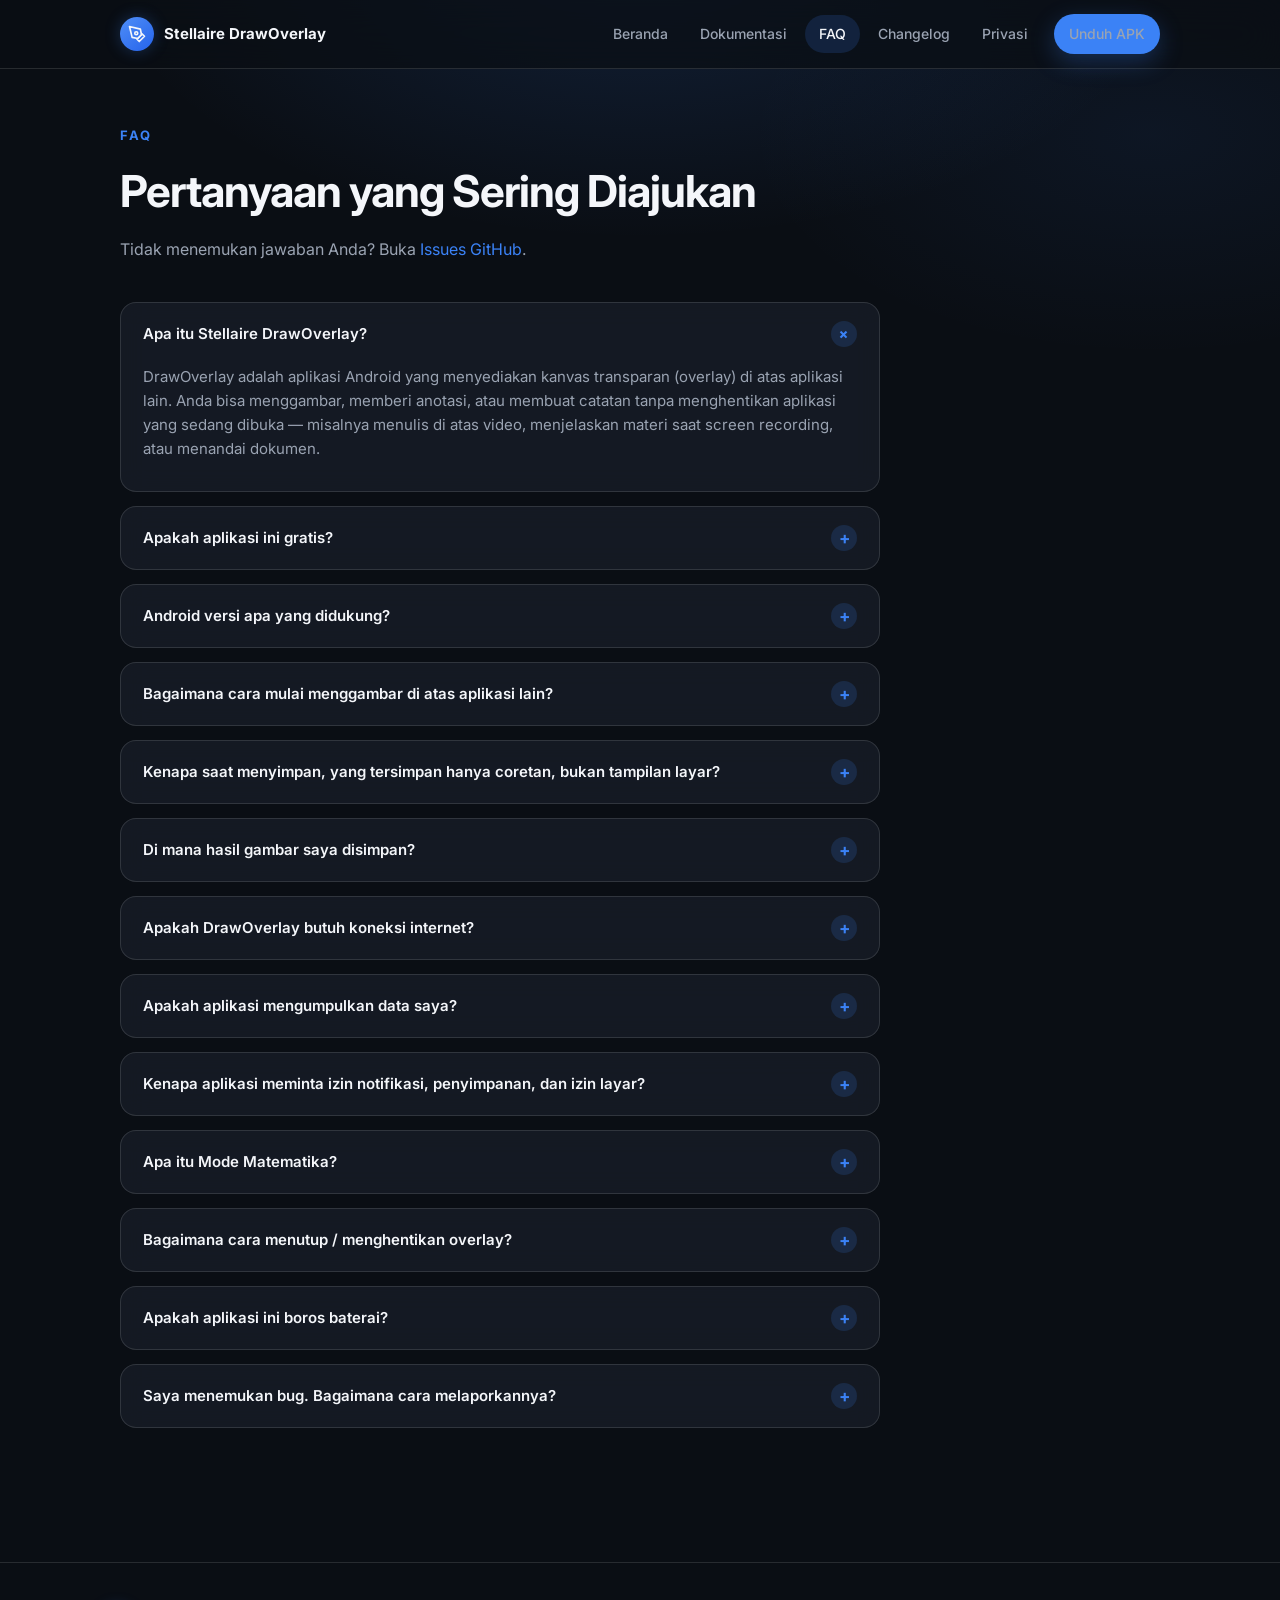
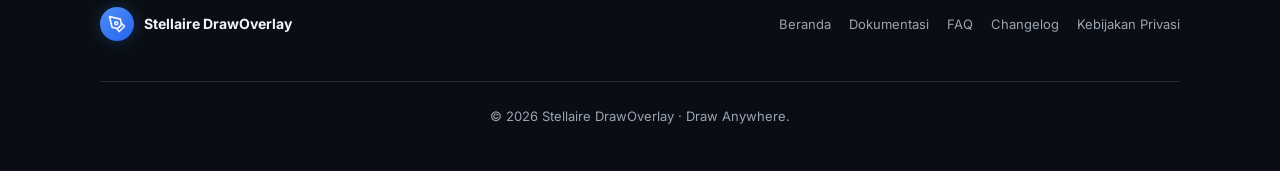
<file: website/faq.html>
<!DOCTYPE html>
<html lang="id">
<head>
  <meta charset="UTF-8" />
  <meta name="viewport" content="width=device-width, initial-scale=1.0" />
  <title>FAQ — Stellaire DrawOverlay</title>
  <meta name="description" content="Pertanyaan yang sering diajukan tentang Stellaire DrawOverlay: cara pakai, izin, penyimpanan, privasi, dan lainnya." />
  <link rel="icon" href="data:image/svg+xml,%3Csvg xmlns='http://www.w3.org/2000/svg' viewBox='0 0 64 64'%3E%3Ccircle cx='32' cy='32' r='30' fill='%233B82F6'/%3E%3Cpath d='M20 42l4-10 14-14 6 6-14 14z' fill='%23fff'/%3E%3Cpath d='M40 20l4 4' stroke='%23fff' stroke-width='3' stroke-linecap='round'/%3E%3C/svg%3E" />
  <link rel="preconnect" href="https://fonts.googleapis.com" />
  <link rel="preconnect" href="https://fonts.gstatic.com" crossorigin />
  <link href="https://fonts.googleapis.com/css2?family=Inter:wght@400;500;600;700;800&display=swap" rel="stylesheet" />
  <link rel="stylesheet" href="css/style.css" />
</head>
<body>

  <!-- ================= Navbar ================= -->
  <header class="nav">
    <div class="nav-inner">
      <a href="index.html" class="brand">
        <span class="brand-logo" aria-hidden="true">
          <svg viewBox="0 0 24 24" fill="none" stroke="currentColor" stroke-width="2.2" stroke-linecap="round" stroke-linejoin="round">
            <path d="M12 19l7-7 3 3-7 7-3-3z" />
            <path d="M18 13l-1.5-7.5L2 2l3.5 14.5L13 18l5-5z" />
            <circle cx="11" cy="11" r="2" />
          </svg>
        </span>
        Stellaire DrawOverlay
      </a>

      <button class="nav-toggle" aria-label="Buka menu" aria-expanded="false">
        <svg width="22" height="22" viewBox="0 0 24 24" fill="none" stroke="currentColor" stroke-width="2" stroke-linecap="round">
          <line x1="4" y1="7" x2="20" y2="7" />
          <line x1="4" y1="12" x2="20" y2="12" />
          <line x1="4" y1="17" x2="20" y2="17" />
        </svg>
      </button>

      <nav aria-label="Navigasi utama">
        <ul class="nav-links">
          <li><a href="index.html">Beranda</a></li>
          <li><a href="docs.html">Dokumentasi</a></li>
          <li><a href="faq.html" class="active">FAQ</a></li>
          <li><a href="changelog.html">Changelog</a></li>
          <li><a href="privacy.html">Privasi</a></li>
          <li class="nav-cta">
            <a href="https://github.com/fiqihbadrian/DrawOverlay/releases" class="btn btn-primary btn-sm">Unduh APK</a>
          </li>
        </ul>
      </nav>
    </div>
  </header>

  <main class="page">
    <div class="container">
      <div class="page-head">
        <p class="kicker">FAQ</p>
        <h1>Pertanyaan yang Sering Diajukan</h1>
        <p>Tidak menemukan jawaban Anda? Buka <a href="https://github.com/fiqihbadrian/DrawOverlay/issues">Issues GitHub</a>.</p>
      </div>

      <details class="faq" open>
        <summary>Apa itu Stellaire DrawOverlay?</summary>
        <div class="faq-body">
          <p>DrawOverlay adalah aplikasi Android yang menyediakan kanvas transparan (overlay) di atas aplikasi lain. Anda bisa menggambar, memberi anotasi, atau membuat catatan tanpa menghentikan aplikasi yang sedang dibuka — misalnya menulis di atas video, menjelaskan materi saat screen recording, atau menandai dokumen.</p>
        </div>
      </details>

      <details class="faq">
        <summary>Apakah aplikasi ini gratis?</summary>
        <div class="faq-body">
          <p>Ya. DrawOverlay gratis, tanpa iklan, dan tanpa langganan. Semua fitur inti dapat digunakan tanpa biaya apa pun.</p>
        </div>
      </details>

      <details class="faq">
        <summary>Android versi apa yang didukung?</summary>
        <div class="faq-body">
          <p>DrawOverlay mendukung Android 10 ke atas (API 29+).</p>
        </div>
      </details>

      <details class="faq">
        <summary>Bagaimana cara mulai menggambar di atas aplikasi lain?</summary>
        <div class="faq-body">
          <p>
            Ikuti 4 langkah ini:
          </p>
          <ol>
            <li>Buka aplikasi dan berikan izin <strong>Overlay</strong> serta <strong>Notifikasi</strong>.</li>
            <li>Tekan <strong>Start Overlay</strong> — ikon bulat muncul di layar.</li>
            <li>Buka aplikasi lain yang ingin digambar, lalu <strong>ketuk ikon bulat</strong> untuk mengaktifkan kanvas.</li>
            <li>Mulai menggambar. Tekan <strong>Simpan</strong> untuk menyimpan PNG ke galeri.</li>
          </ol>
        </div>
      </details>

      <details class="faq">
        <summary>Kenapa saat menyimpan, yang tersimpan hanya coretan, bukan tampilan layar?</summary>
        <div class="faq-body">
          <p>Simpan gambar hanya menyimpan goresan di kanvas — <strong>bukan</strong> screenshot layar. Untuk menyertakan tampilan layar, aktifkan <strong>Izin Layar</strong> (MediaProjection) di beranda, atau gunakan fitur screenshot bawaan HP Anda.</p>
        </div>
      </details>

      <details class="faq">
        <summary>Di mana hasil gambar saya disimpan?</summary>
        <div class="faq-body">
          <p>Gambar disimpan sebagai PNG di galeri Anda, tepatnya di folder <code>Pictures/DrawOverlay</code>.</p>
        </div>
      </details>

      <details class="faq">
        <summary>Apakah DrawOverlay butuh koneksi internet?</summary>
        <div class="faq-body">
          <p>Tidak. DrawOverlay berfungsi sepenuhnya <strong>offline</strong>. Pengenalan tulisan tangan pada Mode Matematika juga diproses langsung di perangkat Anda (on-device), tanpa mengirim data ke mana pun.</p>
        </div>
      </details>

      <details class="faq">
        <summary>Apakah aplikasi mengumpulkan data saya?</summary>
        <div class="faq-body">
          <p>Tidak. DrawOverlay tidak mengumpulkan, menyimpan, atau mengirimkan data pribadi apa pun. Tidak ada akun, tidak ada iklan, tidak ada pelacakan. Baca selengkapnya di <a href="privacy.html">Kebijakan Privasi</a>.</p>
        </div>
      </details>

      <details class="faq">
        <summary>Kenapa aplikasi meminta izin notifikasi, penyimpanan, dan izin layar?</summary>
        <div class="faq-body">
          <p>Setiap izin hanya digunakan untuk fitur tertentu: <strong>notifikasi</strong> untuk menampilkan info "overlay aktif", <strong>penyimpanan</strong> untuk menyimpan PNG ke galeri, dan <strong>izin layar</strong> (opsional) untuk menyertakan tampilan layar saat menyimpan gambar.</p>
        </div>
      </details>

      <details class="faq">
        <summary>Apa itu Mode Matematika?</summary>
        <div class="faq-body">
          <p>Mode Matematika mengenali tulisan tangan Anda langsung di perangkat lalu mengevaluasi ekspresi matematikanya. Saat ini masih dalam tahap pengembangan (beta) dan akan terus disempurnakan.</p>
        </div>
      </details>

      <details class="faq">
        <summary>Bagaimana cara menutup / menghentikan overlay?</summary>
        <div class="faq-body">
          <p>Ketuk ikon bulat untuk membuka quick menu, lalu pilih <strong>Hentikan</strong>. Anda juga bisa menekan <strong>Stop Overlay</strong> di halaman beranda aplikasi.</p>
        </div>
      </details>

      <details class="faq">
        <summary>Apakah aplikasi ini boros baterai?</summary>
        <div class="faq-body">
          <p>Tidak. DrawOverlay dirancang ringan: kanvas hanya aktif saat Anda menggambar, dan mode tembus/tersembunyi meminimalkan kerja layar. Overlay hanya berjalan selama service aktif — hentikan kapan saja bila tidak digunakan.</p>
        </div>
      </details>

      <details class="faq">
        <summary>Saya menemukan bug. Bagaimana cara melaporkannya?</summary>
        <div class="faq-body">
          <p>Silakan buka laporan di <a href="https://github.com/fiqihbadrian/DrawOverlay/issues">Issues GitHub</a>. Sertakan versi aplikasi, tipe HP, dan langkah untuk mereproduksi masalahnya agar bisa segera diperbaiki.</p>
        </div>
      </details>
    </div>
  </main>

  <!-- ================= Footer ================= -->
  <footer class="footer">
    <div class="footer-inner">
      <a href="index.html" class="brand">
        <span class="brand-logo" aria-hidden="true">
          <svg viewBox="0 0 24 24" fill="none" stroke="currentColor" stroke-width="2.2" stroke-linecap="round" stroke-linejoin="round">
            <path d="M12 19l7-7 3 3-7 7-3-3z" />
            <path d="M18 13l-1.5-7.5L2 2l3.5 14.5L13 18l5-5z" />
            <circle cx="11" cy="11" r="2" />
          </svg>
        </span>
        Stellaire DrawOverlay
      </a>
      <ul class="footer-links">
        <li><a href="index.html">Beranda</a></li>
        <li><a href="docs.html">Dokumentasi</a></li>
        <li><a href="faq.html">FAQ</a></li>
        <li><a href="changelog.html">Changelog</a></li>
        <li><a href="privacy.html">Kebijakan Privasi</a></li>
      </ul>
      <p class="footer-copy">© <span class="js-year">2026</span> Stellaire DrawOverlay · Draw Anywhere.</p>
    </div>
  </footer>

  <script src="js/main.js"></script>
</body>
</html>
</file>
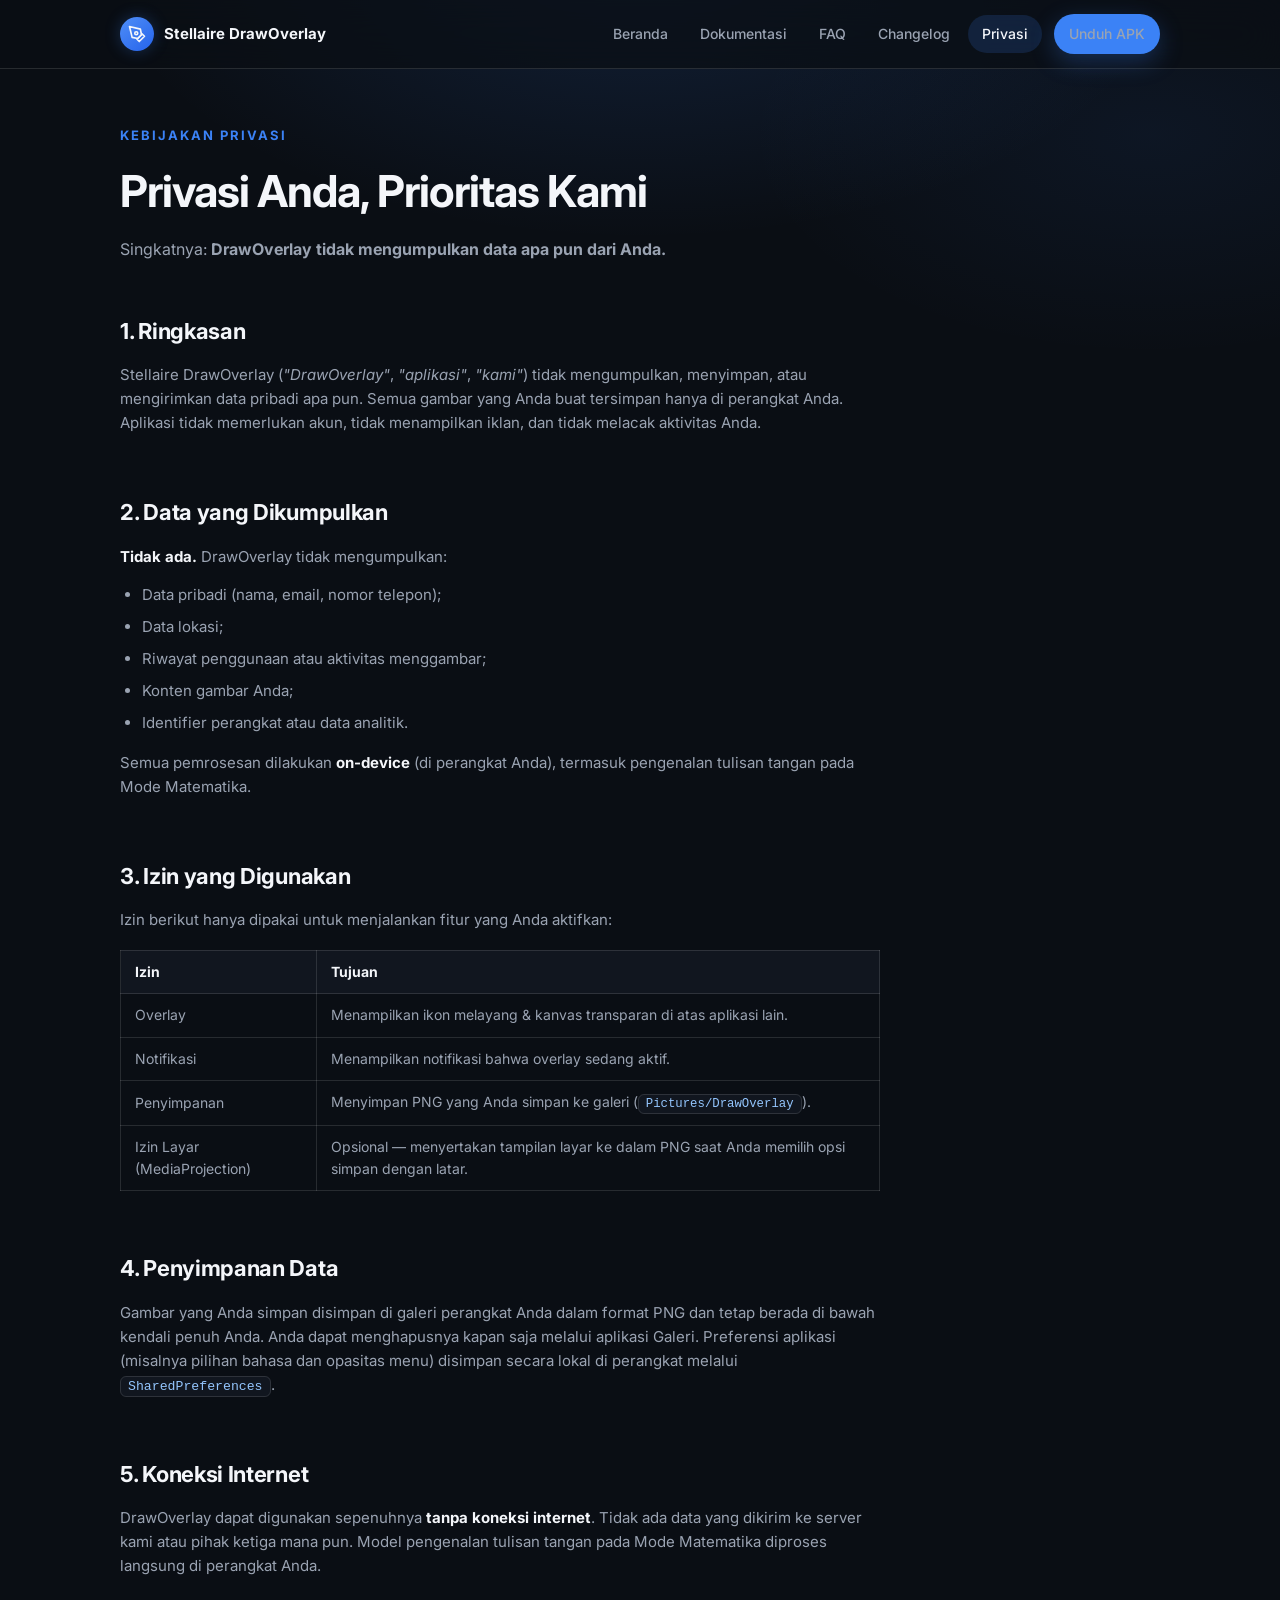
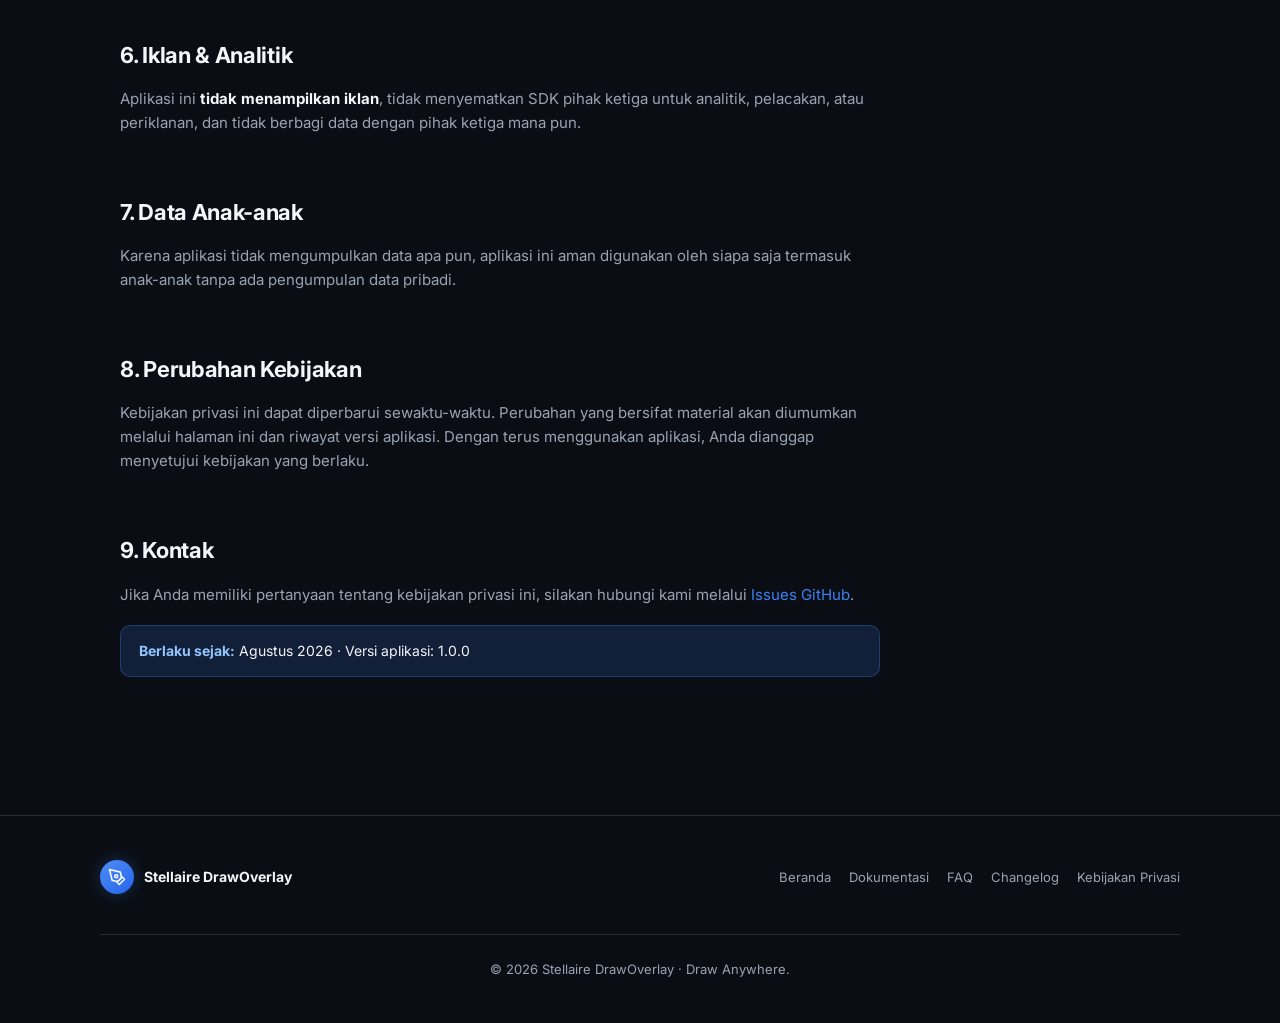
<file: website/privacy.html>
<!DOCTYPE html>
<html lang="id">
<head>
  <meta charset="UTF-8" />
  <meta name="viewport" content="width=device-width, initial-scale=1.0" />
  <title>Kebijakan Privasi — Stellaire DrawOverlay</title>
  <meta name="description" content="Kebijakan Privasi Stellaire DrawOverlay: aplikasi tidak mengumpulkan, menyimpan, atau mengirimkan data pribadi apa pun." />
  <link rel="icon" href="data:image/svg+xml,%3Csvg xmlns='http://www.w3.org/2000/svg' viewBox='0 0 64 64'%3E%3Ccircle cx='32' cy='32' r='30' fill='%233B82F6'/%3E%3Cpath d='M20 42l4-10 14-14 6 6-14 14z' fill='%23fff'/%3E%3Cpath d='M40 20l4 4' stroke='%23fff' stroke-width='3' stroke-linecap='round'/%3E%3C/svg%3E" />
  <link rel="preconnect" href="https://fonts.googleapis.com" />
  <link rel="preconnect" href="https://fonts.gstatic.com" crossorigin />
  <link href="https://fonts.googleapis.com/css2?family=Inter:wght@400;500;600;700;800&display=swap" rel="stylesheet" />
  <link rel="stylesheet" href="css/style.css" />
</head>
<body>

  <!-- ================= Navbar ================= -->
  <header class="nav">
    <div class="nav-inner">
      <a href="index.html" class="brand">
        <span class="brand-logo" aria-hidden="true">
          <svg viewBox="0 0 24 24" fill="none" stroke="currentColor" stroke-width="2.2" stroke-linecap="round" stroke-linejoin="round">
            <path d="M12 19l7-7 3 3-7 7-3-3z" />
            <path d="M18 13l-1.5-7.5L2 2l3.5 14.5L13 18l5-5z" />
            <circle cx="11" cy="11" r="2" />
          </svg>
        </span>
        Stellaire DrawOverlay
      </a>

      <button class="nav-toggle" aria-label="Buka menu" aria-expanded="false">
        <svg width="22" height="22" viewBox="0 0 24 24" fill="none" stroke="currentColor" stroke-width="2" stroke-linecap="round">
          <line x1="4" y1="7" x2="20" y2="7" />
          <line x1="4" y1="12" x2="20" y2="12" />
          <line x1="4" y1="17" x2="20" y2="17" />
        </svg>
      </button>

      <nav aria-label="Navigasi utama">
        <ul class="nav-links">
          <li><a href="index.html">Beranda</a></li>
          <li><a href="docs.html">Dokumentasi</a></li>
          <li><a href="faq.html">FAQ</a></li>
          <li><a href="changelog.html">Changelog</a></li>
          <li><a href="privacy.html" class="active">Privasi</a></li>
          <li class="nav-cta">
            <a href="https://github.com/fiqihbadrian/DrawOverlay/releases" class="btn btn-primary btn-sm">Unduh APK</a>
          </li>
        </ul>
      </nav>
    </div>
  </header>

  <main class="page">
    <div class="container">
      <div class="page-head">
        <p class="kicker">Kebijakan Privasi</p>
        <h1>Privasi Anda, Prioritas Kami</h1>
        <p>Singkatnya: <strong>DrawOverlay tidak mengumpulkan data apa pun dari Anda.</strong></p>
      </div>

      <article class="prose">
        <h2>1. Ringkasan</h2>
        <p>
          Stellaire DrawOverlay (<em>"DrawOverlay"</em>, <em>"aplikasi"</em>, <em>"kami"</em>)
          tidak mengumpulkan, menyimpan, atau mengirimkan data pribadi apa pun.
          Semua gambar yang Anda buat tersimpan hanya di perangkat Anda.
          Aplikasi tidak memerlukan akun, tidak menampilkan iklan, dan tidak melacak aktivitas Anda.
        </p>

        <h2>2. Data yang Dikumpulkan</h2>
        <p><strong>Tidak ada.</strong> DrawOverlay tidak mengumpulkan:</p>
        <ul>
          <li>Data pribadi (nama, email, nomor telepon);</li>
          <li>Data lokasi;</li>
          <li>Riwayat penggunaan atau aktivitas menggambar;</li>
          <li>Konten gambar Anda;</li>
          <li>Identifier perangkat atau data analitik.</li>
        </ul>
        <p>Semua pemrosesan dilakukan <strong>on-device</strong> (di perangkat Anda), termasuk pengenalan tulisan tangan pada Mode Matematika.</p>

        <h2>3. Izin yang Digunakan</h2>
        <p>Izin berikut hanya dipakai untuk menjalankan fitur yang Anda aktifkan:</p>
        <table>
          <tr><th>Izin</th><th>Tujuan</th></tr>
          <tr><td>Overlay</td><td>Menampilkan ikon melayang &amp; kanvas transparan di atas aplikasi lain.</td></tr>
          <tr><td>Notifikasi</td><td>Menampilkan notifikasi bahwa overlay sedang aktif.</td></tr>
          <tr><td>Penyimpanan</td><td>Menyimpan PNG yang Anda simpan ke galeri (<code>Pictures/DrawOverlay</code>).</td></tr>
          <tr><td>Izin Layar (MediaProjection)</td><td>Opsional — menyertakan tampilan layar ke dalam PNG saat Anda memilih opsi simpan dengan latar.</td></tr>
        </table>

        <h2>4. Penyimpanan Data</h2>
        <p>
          Gambar yang Anda simpan disimpan di galeri perangkat Anda dalam format PNG
          dan tetap berada di bawah kendali penuh Anda. Anda dapat menghapusnya kapan saja
          melalui aplikasi Galeri. Preferensi aplikasi (misalnya pilihan bahasa dan opasitas menu)
          disimpan secara lokal di perangkat melalui <code>SharedPreferences</code>.
        </p>

        <h2>5. Koneksi Internet</h2>
        <p>
          DrawOverlay dapat digunakan sepenuhnya <strong>tanpa koneksi internet</strong>.
          Tidak ada data yang dikirim ke server kami atau pihak ketiga mana pun.
          Model pengenalan tulisan tangan pada Mode Matematika diproses langsung di perangkat Anda.
        </p>

        <h2>6. Iklan &amp; Analitik</h2>
        <p>
          Aplikasi ini <strong>tidak menampilkan iklan</strong>, tidak menyematkan SDK
          pihak ketiga untuk analitik, pelacakan, atau periklanan, dan tidak berbagi data
          dengan pihak ketiga mana pun.
        </p>

        <h2>7. Data Anak-anak</h2>
        <p>
          Karena aplikasi tidak mengumpulkan data apa pun, aplikasi ini aman digunakan oleh
          siapa saja termasuk anak-anak tanpa ada pengumpulan data pribadi.
        </p>

        <h2>8. Perubahan Kebijakan</h2>
        <p>
          Kebijakan privasi ini dapat diperbarui sewaktu-waktu. Perubahan yang bersifat
          material akan diumumkan melalui halaman ini dan riwayat versi aplikasi.
          Dengan terus menggunakan aplikasi, Anda dianggap menyetujui kebijakan yang berlaku.
        </p>

        <h2>9. Kontak</h2>
        <p>
          Jika Anda memiliki pertanyaan tentang kebijakan privasi ini, silakan hubungi kami
          melalui <a href="https://github.com/fiqihbadrian/DrawOverlay/issues">Issues GitHub</a>.
        </p>

        <div class="note"><strong>Berlaku sejak:</strong> Agustus 2026 · Versi aplikasi: 1.0.0</div>
      </article>
    </div>
  </main>

  <!-- ================= Footer ================= -->
  <footer class="footer">
    <div class="footer-inner">
      <a href="index.html" class="brand">
        <span class="brand-logo" aria-hidden="true">
          <svg viewBox="0 0 24 24" fill="none" stroke="currentColor" stroke-width="2.2" stroke-linecap="round" stroke-linejoin="round">
            <path d="M12 19l7-7 3 3-7 7-3-3z" />
            <path d="M18 13l-1.5-7.5L2 2l3.5 14.5L13 18l5-5z" />
            <circle cx="11" cy="11" r="2" />
          </svg>
        </span>
        Stellaire DrawOverlay
      </a>
      <ul class="footer-links">
        <li><a href="index.html">Beranda</a></li>
        <li><a href="docs.html">Dokumentasi</a></li>
        <li><a href="faq.html">FAQ</a></li>
        <li><a href="changelog.html">Changelog</a></li>
        <li><a href="privacy.html">Kebijakan Privasi</a></li>
      </ul>
      <p class="footer-copy">© <span class="js-year">2026</span> Stellaire DrawOverlay · Draw Anywhere.</p>
    </div>
  </footer>

  <script src="js/main.js"></script>
</body>
</html>
</file>
<file: website/css/style.css>
/* ==========================================================================
   Stellaire DrawOverlay — Website
   Tema: dark glassmorphism (senada dengan app — DesignSystem.md §2)
   Palet: bg #0A0E14, surface #11161F, primary #3B82F6
   ========================================================================== */

:root {
  --bg: #0a0e14;
  --surface: #11161f;
  --glass: rgba(34, 43, 56, 0.44);
  --glass-strong: rgba(34, 43, 56, 0.72);
  --border-glass: rgba(255, 255, 255, 0.12);
  --primary: #3b82f6;
  --primary-soft: rgba(59, 130, 246, 0.16);
  --primary-glow: rgba(59, 130, 246, 0.28);
  --text: #f4f6fa;
  --text-muted: #9aa3b2;
  --danger: #ef4444;
  --success: #22c55e;
  --radius-sm: 10px;
  --radius-md: 16px;
  --radius-lg: 24px;
  --radius-full: 999px;
  --font: "Inter", -apple-system, BlinkMacSystemFont, "Segoe UI", Roboto,
    "Helvetica Neue", Arial, sans-serif;
  --content-max: 1080px;
}

* {
  margin: 0;
  padding: 0;
  box-sizing: border-box;
}

html {
  scroll-behavior: smooth;
}

body {
  font-family: var(--font);
  background: var(--bg);
  color: var(--text);
  line-height: 1.6;
  -webkit-font-smoothing: antialiased;
  overflow-x: hidden;
}

/* Glow latar halus (biru di atas, redup di bawah) */
body::before {
  content: "";
  position: fixed;
  inset: 0;
  z-index: -1;
  pointer-events: none;
  background:
    radial-gradient(60% 45% at 50% -5%, rgba(59, 130, 246, 0.16), transparent 70%),
    radial-gradient(45% 35% at 90% 15%, rgba(59, 130, 246, 0.07), transparent 70%),
    var(--bg);
}

a {
  color: var(--primary);
  text-decoration: none;
}

a:hover {
  text-decoration: underline;
}

img,
svg {
  display: block;
}

.container {
  max-width: var(--content-max);
  margin: 0 auto;
  padding: 0 20px;
}

/* ==========================================================================
   Navbar
   ========================================================================== */

.nav {
  position: sticky;
  top: 0;
  z-index: 50;
  backdrop-filter: blur(18px);
  -webkit-backdrop-filter: blur(18px);
  background: rgba(10, 14, 20, 0.72);
  border-bottom: 1px solid var(--border-glass);
}

.nav-inner {
  max-width: var(--content-max);
  margin: 0 auto;
  display: flex;
  align-items: center;
  justify-content: space-between;
  gap: 20px;
  padding: 14px 20px;
}

.brand {
  display: flex;
  align-items: center;
  gap: 10px;
  font-weight: 700;
  font-size: 15px;
  color: var(--text);
}

.brand:hover {
  text-decoration: none;
}

.brand-logo {
  width: 34px;
  height: 34px;
  border-radius: 50%;
  display: grid;
  place-items: center;
  background: linear-gradient(140deg, #4f8ef7, #2563eb);
  box-shadow: 0 0 16px var(--primary-glow);
  flex-shrink: 0;
}

.brand-logo svg {
  width: 18px;
  height: 18px;
}

.nav-links {
  display: flex;
  align-items: center;
  gap: 4px;
  list-style: none;
}

.nav-links a {
  display: block;
  padding: 8px 14px;
  border-radius: var(--radius-full);
  color: var(--text-muted);
  font-size: 14px;
  font-weight: 500;
  transition: color 0.15s ease, background 0.15s ease;
}

.nav-links a:hover {
  color: var(--text);
  background: var(--primary-soft);
  text-decoration: none;
}

.nav-links a.active {
  color: var(--text);
  background: var(--primary-soft);
}

.nav-cta {
  margin-left: 8px;
}

.nav-toggle {
  display: none;
  background: transparent;
  border: 1px solid var(--border-glass);
  border-radius: var(--radius-sm);
  padding: 8px 10px;
  cursor: pointer;
  color: var(--text);
}

/* ==========================================================================
   Tombol
   ========================================================================== */

.btn {
  display: inline-flex;
  align-items: center;
  justify-content: center;
  gap: 8px;
  padding: 12px 26px;
  border-radius: var(--radius-full);
  font-family: var(--font);
  font-size: 15px;
  font-weight: 600;
  cursor: pointer;
  border: 1px solid transparent;
  transition: transform 0.15s ease, box-shadow 0.15s ease, background 0.15s ease;
  white-space: nowrap;
}

.btn:hover {
  text-decoration: none;
  transform: translateY(-1px);
}

.btn-primary {
  background: var(--primary);
  color: #fff;
  box-shadow: 0 8px 24px var(--primary-glow);
}

.btn-primary:hover {
  background: #4f8ef7;
  box-shadow: 0 10px 30px rgba(59, 130, 246, 0.4);
}

.btn-ghost {
  border-color: var(--border-glass);
  color: var(--text);
  background: transparent;
}

.btn-ghost:hover {
  background: var(--primary-soft);
}

.btn-sm {
  padding: 8px 18px;
  font-size: 13px;
}

/* ==========================================================================
   Hero (home)
   ========================================================================== */

.hero {
  text-align: center;
  padding: 84px 20px 56px;
}

.hero-badge {
  display: inline-flex;
  align-items: center;
  gap: 8px;
  padding: 6px 16px;
  border-radius: var(--radius-full);
  border: 1px solid var(--border-glass);
  background: var(--glass);
  color: var(--text-muted);
  font-size: 13px;
  font-weight: 500;
  margin-bottom: 24px;
}

.hero-badge .dot {
  width: 8px;
  height: 8px;
  border-radius: 50%;
  background: var(--success);
  box-shadow: 0 0 8px var(--success);
}

.hero h1 {
  font-size: clamp(38px, 7vw, 62px);
  font-weight: 800;
  letter-spacing: -1.5px;
  line-height: 1.1;
  margin-bottom: 12px;
}

.hero h1 .accent {
  background: linear-gradient(90deg, #7ab1ff, #3b82f6);
  -webkit-background-clip: text;
  background-clip: text;
  color: transparent;
}

.hero .tagline {
  font-size: 14px;
  font-weight: 700;
  letter-spacing: 3px;
  text-transform: uppercase;
  color: var(--primary);
  margin-bottom: 14px;
}

.hero .subtitle {
  max-width: 560px;
  margin: 0 auto 36px;
  color: var(--text-muted);
  font-size: 18px;
}

.hero-actions {
  display: flex;
  justify-content: center;
  flex-wrap: wrap;
  gap: 14px;
  margin-bottom: 64px;
}

/* Mockup ponsel */
.phone-wrap {
  display: flex;
  justify-content: center;
}

.phone {
  position: relative;
  width: 250px;
  height: 520px;
  border-radius: 44px;
  background: var(--surface);
  border: 1px solid var(--border-glass);
  box-shadow:
    0 40px 90px rgba(0, 0, 0, 0.55),
    0 0 60px rgba(59, 130, 246, 0.12);
  overflow: hidden;
}

.phone-notch {
  position: absolute;
  top: 12px;
  left: 50%;
  transform: translateX(-50%);
  width: 90px;
  height: 22px;
  border-radius: var(--radius-full);
  background: rgba(255, 255, 255, 0.08);
  z-index: 3;
}

.phone-screen {
  position: absolute;
  inset: 0;
  background:
    linear-gradient(rgba(255, 255, 255, 0.04) 1px, transparent 1px),
    linear-gradient(90deg, rgba(255, 255, 255, 0.04) 1px, transparent 1px);
  background-size: 28px 28px;
}

.phone-doodle {
  position: absolute;
  inset: 60px 24px 80px;
  z-index: 1;
}

.phone-doodle svg {
  width: 100%;
  height: 100%;
}

.phone-toolbar {
  position: absolute;
  top: 44px;
  left: 50%;
  transform: translateX(-50%);
  z-index: 2;
  display: flex;
  gap: 4px;
  padding: 8px 10px;
  border-radius: var(--radius-full);
  background: var(--glass-strong);
  border: 1px solid var(--border-glass);
  backdrop-filter: blur(12px);
  -webkit-backdrop-filter: blur(12px);
}

.phone-toolbar .tb {
  width: 28px;
  height: 28px;
  border-radius: 50%;
  display: grid;
  place-items: center;
  font-size: 12px;
}

.phone-toolbar .tb.on {
  background: var(--primary);
}

.phone-fab {
  position: absolute;
  right: 20px;
  bottom: 26px;
  width: 52px;
  height: 52px;
  border-radius: 50%;
  display: grid;
  place-items: center;
  background: var(--primary);
  box-shadow: 0 10px 28px var(--primary-glow);
  z-index: 3;
}

.phone-fab svg {
  width: 22px;
  height: 22px;
  color: #fff;
}

/* ==========================================================================
   Bagian umum
   ========================================================================== */

.section {
  padding: 64px 0;
}

.section-head {
  text-align: center;
  max-width: 640px;
  margin: 0 auto 44px;
}

.section-head .kicker {
  font-size: 13px;
  font-weight: 700;
  letter-spacing: 2px;
  text-transform: uppercase;
  color: var(--primary);
  margin-bottom: 10px;
}

.section-head h2 {
  font-size: clamp(26px, 4vw, 36px);
  letter-spacing: -0.5px;
  margin-bottom: 12px;
}

.section-head p {
  color: var(--text-muted);
  font-size: 16px;
}

.grid {
  display: grid;
  grid-template-columns: repeat(auto-fit, minmax(250px, 1fr));
  gap: 20px;
}

.card {
  background: var(--glass);
  border: 1px solid var(--border-glass);
  border-radius: var(--radius-md);
  padding: 26px;
  backdrop-filter: blur(12px);
  -webkit-backdrop-filter: blur(12px);
  transition: transform 0.15s ease, border-color 0.15s ease;
}

.card:hover {
  transform: translateY(-3px);
  border-color: rgba(255, 255, 255, 0.22);
}

.card-icon {
  width: 44px;
  height: 44px;
  border-radius: 14px;
  display: grid;
  place-items: center;
  background: var(--primary-soft);
  border: 1px solid rgba(59, 130, 246, 0.3);
  margin-bottom: 16px;
}

.card-icon svg {
  width: 22px;
  height: 22px;
  color: var(--primary);
}

.card h3 {
  font-size: 17px;
  margin-bottom: 8px;
}

.card p {
  color: var(--text-muted);
  font-size: 14px;
}

/* ==========================================================================
   Layout halaman konten (docs / privacy / changelog / faq)
   ========================================================================== */

.page {
  padding: 56px 0 40px;
}

.page-head {
  margin-bottom: 40px;
}

.page-head .kicker {
  font-size: 13px;
  font-weight: 700;
  letter-spacing: 2px;
  text-transform: uppercase;
  color: var(--primary);
  margin-bottom: 10px;
}

.page-head h1 {
  font-size: clamp(30px, 5vw, 44px);
  letter-spacing: -1px;
  margin-bottom: 10px;
}

.page-head p {
  color: var(--text-muted);
  max-width: 640px;
  font-size: 16px;
}

.prose {
  max-width: 760px;
}

.prose h2 {
  font-size: 22px;
  margin: 48px 0 14px;
  padding-top: 12px;
  scroll-margin-top: 96px;
  letter-spacing: -0.3px;
}

.prose h2:first-child {
  margin-top: 0;
}

.prose h3 {
  font-size: 17px;
  margin: 28px 0 10px;
}

.prose p,
.prose li {
  color: var(--text-muted);
  font-size: 15px;
}

.prose p {
  margin-bottom: 14px;
}

.prose ul,
.prose ol {
  padding-left: 22px;
  margin-bottom: 16px;
}

.prose li {
  margin-bottom: 8px;
}

.prose strong {
  color: var(--text);
}

.prose code {
  background: var(--surface);
  border: 1px solid var(--border-glass);
  border-radius: 6px;
  padding: 2px 7px;
  font-size: 0.88em;
  color: #93c5fd;
}

.prose .note {
  background: var(--primary-soft);
  border: 1px solid rgba(59, 130, 246, 0.3);
  border-radius: var(--radius-sm);
  padding: 14px 18px;
  color: var(--text);
  font-size: 14px;
  margin: 18px 0;
}

.prose .note strong {
  color: #93c5fd;
}

.prose table {
  width: 100%;
  border-collapse: collapse;
  margin: 18px 0;
  font-size: 14px;
}

.prose th,
.prose td {
  text-align: left;
  padding: 10px 14px;
  border: 1px solid var(--border-glass);
}

.prose th {
  background: var(--surface);
  color: var(--text);
}

.prose td {
  color: var(--text-muted);
}

/* Layout docs: TOC sidebar + konten */
.docs-layout {
  display: grid;
  grid-template-columns: 230px 1fr;
  gap: 44px;
  align-items: start;
}

.toc {
  position: sticky;
  top: 96px;
  border-left: 1px solid var(--border-glass);
  padding-left: 4px;
}

.toc-label {
  font-size: 12px;
  font-weight: 700;
  letter-spacing: 1.5px;
  text-transform: uppercase;
  color: var(--text-muted);
  margin: 0 0 10px 12px;
}

.toc a {
  display: block;
  padding: 7px 12px;
  font-size: 14px;
  color: var(--text-muted);
  border-left: 2px solid transparent;
  margin-left: -1px;
  border-radius: 0 8px 8px 0;
}

.toc a:hover {
  color: var(--text);
  text-decoration: none;
  background: var(--primary-soft);
}

.toc a.active {
  color: var(--text);
  border-left-color: var(--primary);
  background: var(--primary-soft);
}

/* Changelog: timeline */
.timeline {
  border-left: 2px solid var(--border-glass);
  padding-left: 28px;
  max-width: 720px;
}

.timeline .version {
  position: relative;
  margin-bottom: 44px;
}

.timeline .version::before {
  content: "";
  position: absolute;
  left: -35px;
  top: 7px;
  width: 14px;
  height: 14px;
  border-radius: 50%;
  background: var(--primary);
  box-shadow: 0 0 12px var(--primary-glow);
}

.timeline .version h2 {
  display: flex;
  align-items: center;
  gap: 12px;
  font-size: 20px;
  margin-bottom: 6px;
  letter-spacing: -0.3px;
}

.timeline .version .date {
  font-size: 13px;
  font-weight: 500;
  color: var(--text-muted);
  margin-bottom: 14px;
}

.timeline ul {
  list-style: none;
  padding: 0;
}

.timeline li {
  position: relative;
  padding: 5px 0 5px 26px;
  color: var(--text-muted);
  font-size: 15px;
}

.timeline li::before {
  content: "";
  position: absolute;
  left: 4px;
  top: 15px;
  width: 6px;
  height: 6px;
  border-radius: 50%;
  background: var(--text-muted);
  opacity: 0.6;
}

.timeline .tag {
  display: inline-block;
  font-size: 11px;
  font-weight: 700;
  letter-spacing: 0.5px;
  text-transform: uppercase;
  border-radius: var(--radius-full);
  padding: 2px 10px;
  margin-right: 8px;
  vertical-align: 1px;
}

.tag-new {
  background: rgba(34, 197, 94, 0.16);
  color: var(--success);
}

.tag-fix {
  background: rgba(239, 68, 68, 0.16);
  color: var(--danger);
}

.tag-feat {
  background: var(--primary-soft);
  color: #93c5fd;
}

/* FAQ akordeon */
details.faq {
  background: var(--glass);
  border: 1px solid var(--border-glass);
  border-radius: var(--radius-md);
  margin-bottom: 14px;
  overflow: hidden;
  backdrop-filter: blur(12px);
  -webkit-backdrop-filter: blur(12px);
  max-width: 760px;
}

details.faq summary {
  display: flex;
  align-items: center;
  justify-content: space-between;
  gap: 16px;
  padding: 18px 22px;
  cursor: pointer;
  font-weight: 600;
  font-size: 15px;
  list-style: none;
  user-select: none;
}

details.faq summary::-webkit-details-marker {
  display: none;
}

details.faq summary::after {
  content: "+";
  flex-shrink: 0;
  width: 26px;
  height: 26px;
  border-radius: 50%;
  display: grid;
  place-items: center;
  background: var(--primary-soft);
  color: var(--primary);
  font-size: 17px;
  font-weight: 700;
  transition: transform 0.2s ease;
}

details.faq[open] summary::after {
  transform: rotate(45deg);
}

details.faq .faq-body {
  padding: 0 22px 20px;
  color: var(--text-muted);
  font-size: 15px;
}

details.faq .faq-body p {
  margin-bottom: 10px;
}

/* CTA band (bawah home) */
.cta-band {
  text-align: center;
  padding: 72px 20px;
  border-top: 1px solid var(--border-glass);
  border-bottom: 1px solid var(--border-glass);
  background: linear-gradient(180deg, rgba(59, 130, 246, 0.08), transparent);
}

.cta-band h2 {
  font-size: clamp(24px, 4vw, 34px);
  margin-bottom: 12px;
  letter-spacing: -0.5px;
}

.cta-band p {
  color: var(--text-muted);
  margin-bottom: 28px;
}

/* ==========================================================================
   Footer
   ========================================================================== */

.footer {
  border-top: 1px solid var(--border-glass);
  margin-top: 80px;
  padding: 44px 20px;
}

.footer-inner {
  max-width: var(--content-max);
  margin: 0 auto;
  display: flex;
  flex-wrap: wrap;
  gap: 32px;
  justify-content: space-between;
  align-items: center;
}

.footer .brand {
  font-size: 14px;
}

.footer-links {
  display: flex;
  flex-wrap: wrap;
  gap: 18px;
  list-style: none;
}

.footer-links a {
  font-size: 13px;
  color: var(--text-muted);
}

.footer-links a:hover {
  color: var(--text);
}

.footer-copy {
  flex-basis: 100%;
  text-align: center;
  color: var(--text-muted);
  font-size: 13px;
  padding-top: 24px;
  border-top: 1px solid var(--border-glass);
  margin-top: 8px;
}

/* ==========================================================================
   Animasi masuk (IntersectionObserver)
   ========================================================================== */

.reveal {
  opacity: 0;
  transform: translateY(18px);
  transition: opacity 0.5s ease, transform 0.5s ease;
}

.reveal.visible {
  opacity: 1;
  transform: none;
}

/* ==========================================================================
   Responsif
   ========================================================================== */

@media (max-width: 860px) {
  .nav-toggle {
    display: block;
  }

  .nav-links {
    position: absolute;
    top: 100%;
    left: 0;
    right: 0;
    flex-direction: column;
    align-items: stretch;
    gap: 2px;
    background: rgba(10, 14, 20, 0.96);
    border-bottom: 1px solid var(--border-glass);
    padding: 10px 16px 16px;
    display: none;
  }

  .nav-links.open {
    display: flex;
  }

  .nav-links a {
    padding: 12px 14px;
    border-radius: var(--radius-sm);
  }

  .nav-cta {
    margin-left: 0;
    margin-top: 6px;
  }

  .docs-layout {
    grid-template-columns: 1fr;
  }

  .toc {
    position: static;
    border-left: none;
    display: flex;
    flex-wrap: wrap;
    gap: 6px;
    margin-bottom: 8px;
  }

  .toc-label {
    flex-basis: 100%;
    margin-left: 4px;
  }

  .toc a {
    border-left: none;
    border: 1px solid var(--border-glass);
    border-radius: var(--radius-full);
    padding: 6px 12px;
    font-size: 13px;
  }

  .toc a.active {
    border-color: var(--primary);
  }

  .hero {
    padding-top: 56px;
  }
}
</file>
